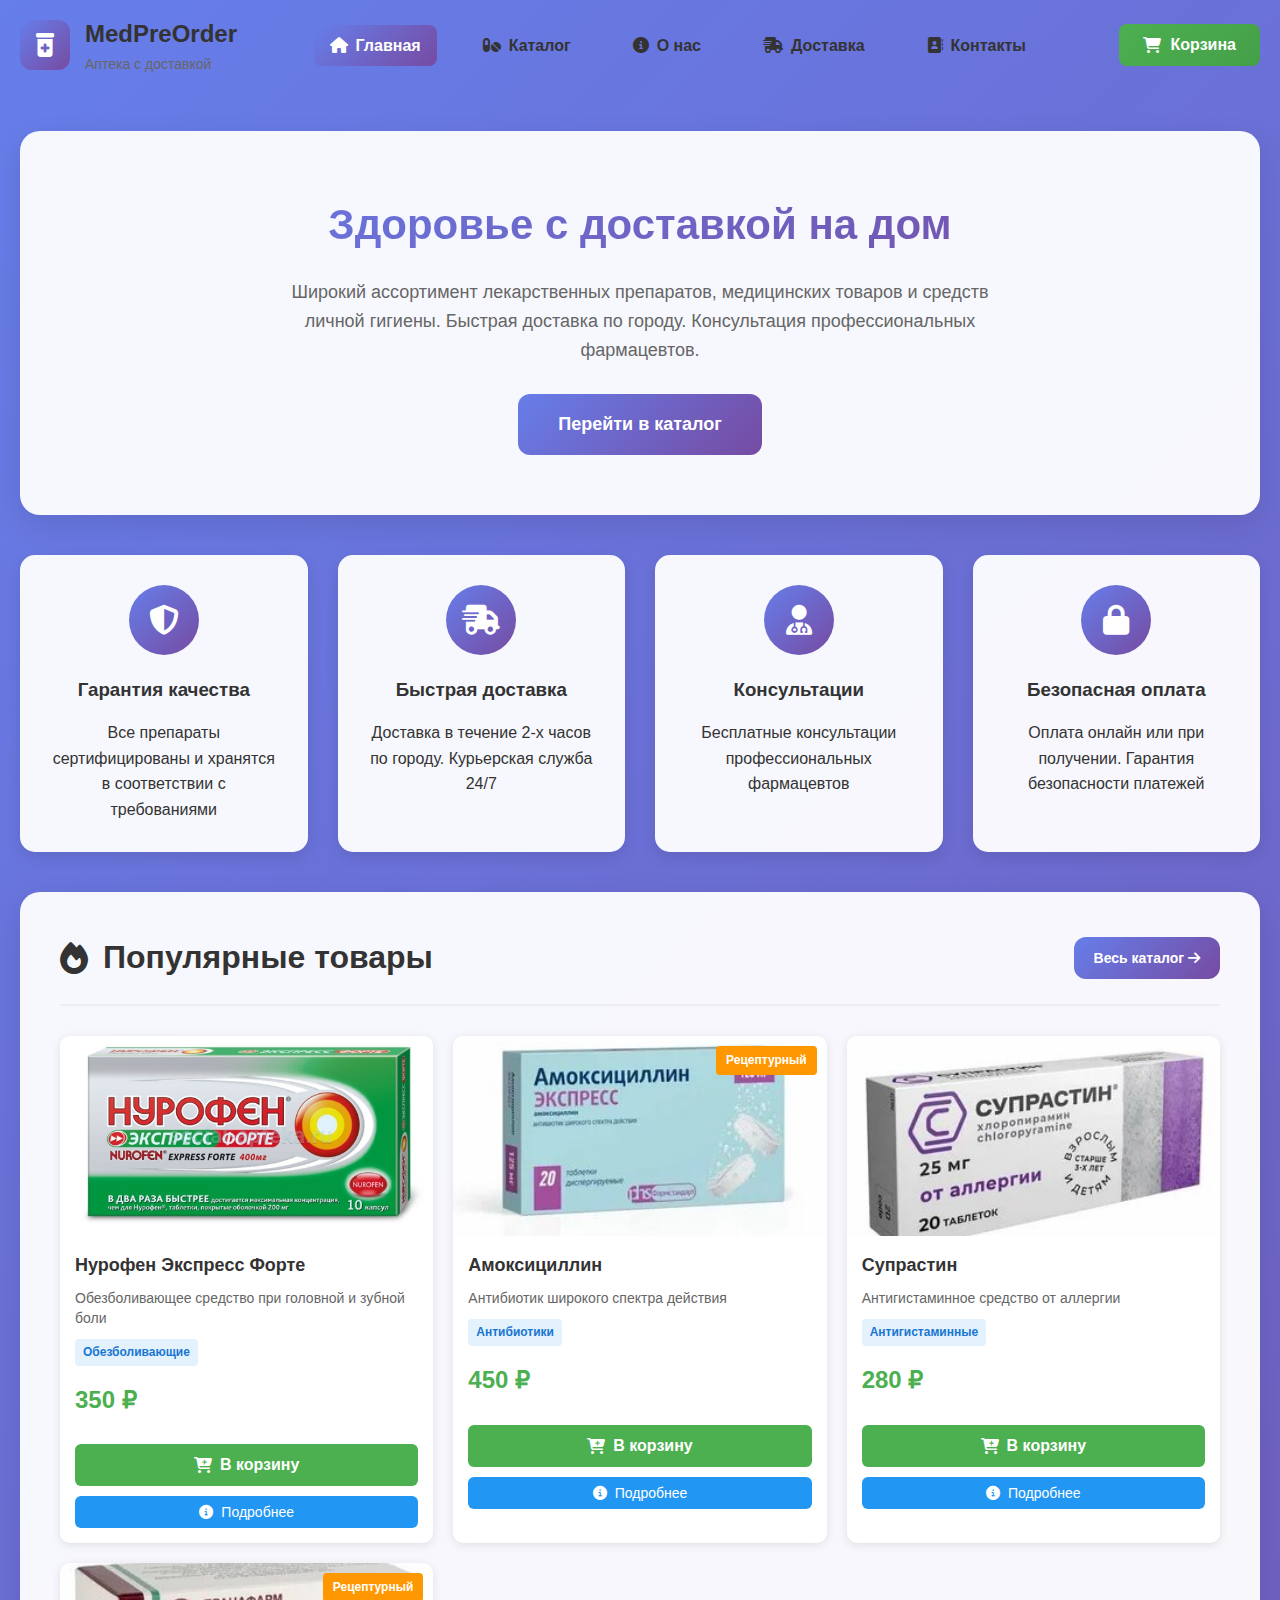
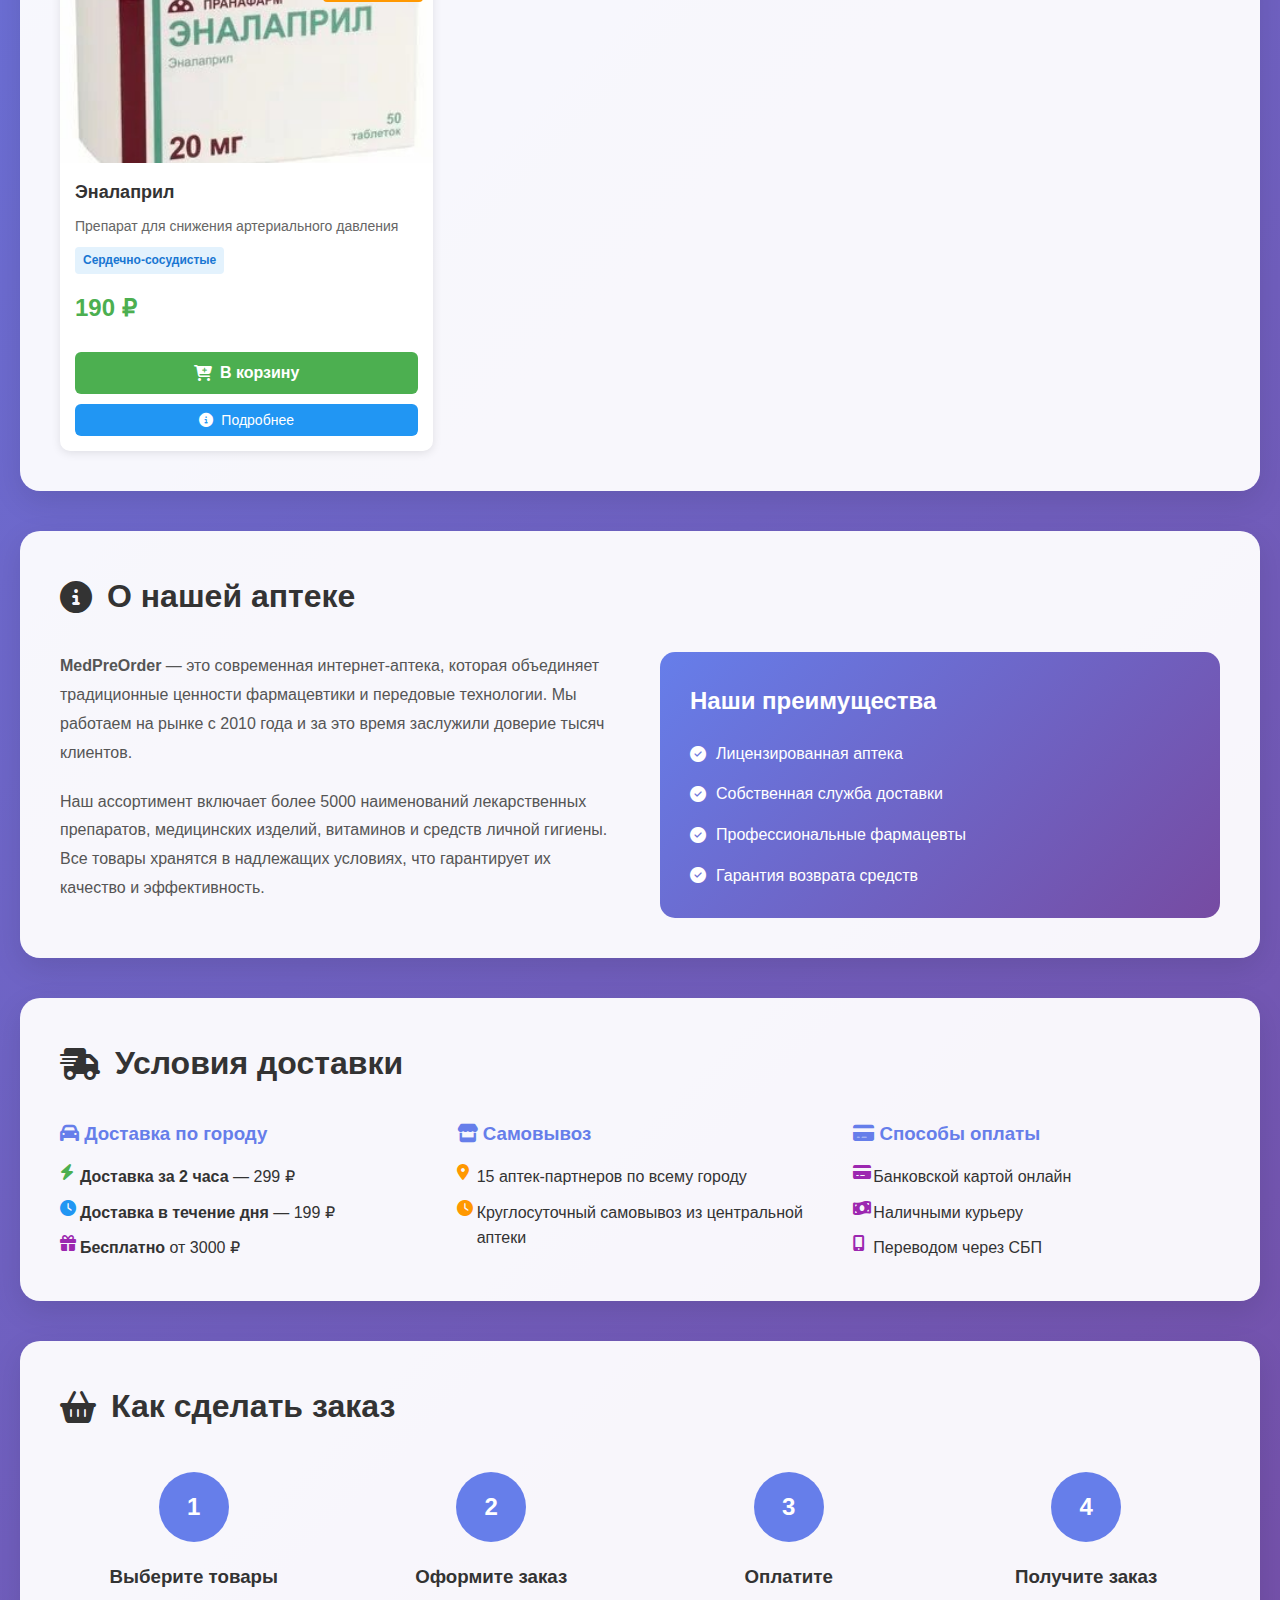
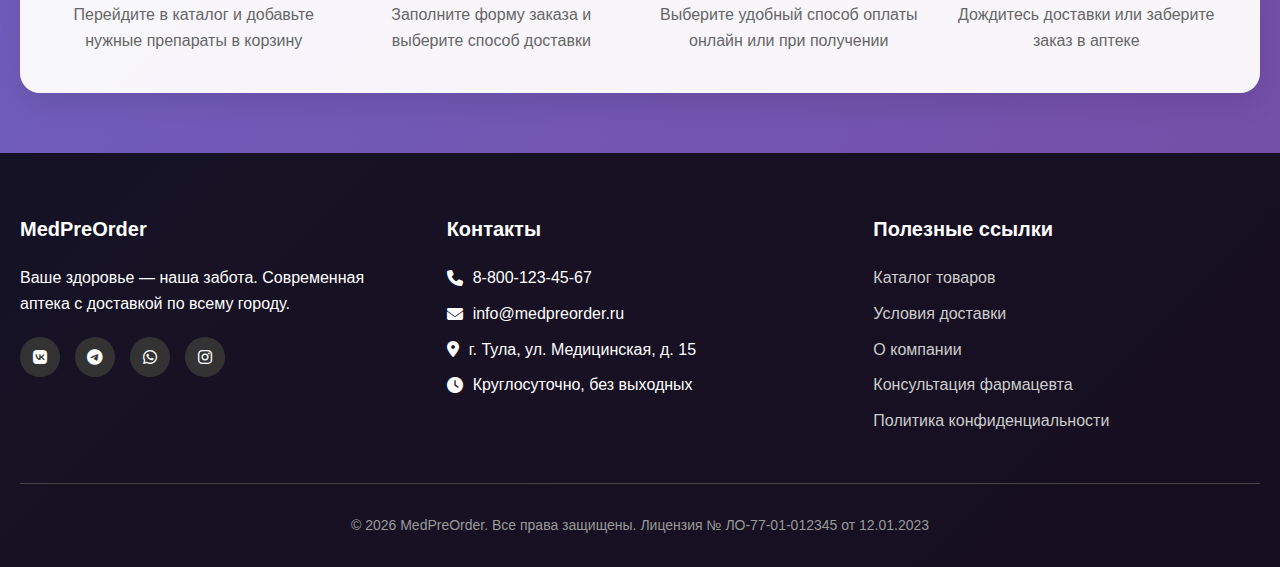
<file: index.html>
<!DOCTYPE html>
<html lang="ru">
<head>
    <meta charset="UTF-8">
    <meta name="viewport" content="width=device-width, initial-scale=1.0">
    <title>MedPreOrder - Аптека с доставкой</title>
    <link rel="stylesheet" href="https://cdnjs.cloudflare.com/ajax/libs/font-awesome/6.4.0/css/all.min.css">
    <link rel="stylesheet" href="style.css">
		<link rel="stylesheet" href="mobile.css?v=5">
	<meta name="viewport" content="width=device-width, initial-scale=1.0, maximum-scale=5.0, user-scalable=yes">
</head>
<body>
    <!-- Шапка -->
    <header>
        <div class="container">
            <div class="header-content">
                <!-- Логотип -->
                <a href="index.html" class="logo">
                    <div class="logo-icon">
                        <i class="fas fa-prescription-bottle-alt"></i>
                    </div>
                    <div class="logo-text">
                        <h1>MedPreOrder</h1>
                        <p>Аптека с доставкой</p>
                    </div>
                </a>
                
                <!-- Навигация -->
                <nav>
                    <ul>
                        <li><a href="index.html" class="active"><i class="fas fa-home"></i> Главная</a></li>
                        <li><a href="catalog.html"><i class="fas fa-pills"></i> Каталог</a></li>
                        <li><a href="#about"><i class="fas fa-info-circle"></i> О нас</a></li>
                        <li><a href="#delivery"><i class="fas fa-shipping-fast"></i> Доставка</a></li>
                        <li><a href="#contacts"><i class="fas fa-address-book"></i> Контакты</a></li>
                    </ul>
                </nav>
                
                <!-- Корзина -->
                <div class="cart-header">
                    <button class="cart-toggle" onclick="window.location.href='cart.html'">
                        <i class="fas fa-shopping-cart"></i>
                        Корзина
                        <span id="cart-count" class="cart-count">0</span>
                    </button>
                </div>
            </div>
        </div>
    </header>

    <!-- Основной контент -->
    <main class="container">
        <!-- Баннер -->
        <section class="hero">
            <h2>Здоровье с доставкой на дом</h2>
            <p>Широкий ассортимент лекарственных препаратов, медицинских товаров и средств личной гигиены. Быстрая доставка по городу. Консультация профессиональных фармацевтов.</p>
            <a href="catalog.html" class="cta-button">Перейти в каталог</a>
        </section>

        <!-- Преимущества -->
        <div class="features">
            <div class="feature-card">
                <div class="feature-icon">
                    <i class="fas fa-shield-alt"></i>
                </div>
                <h3>Гарантия качества</h3>
                <p>Все препараты сертифицированы и хранятся в соответствии с требованиями</p>
            </div>
            
            <div class="feature-card">
                <div class="feature-icon">
                    <i class="fas fa-truck-fast"></i>
                </div>
                <h3>Быстрая доставка</h3>
                <p>Доставка в течение 2-х часов по городу. Курьерская служба 24/7</p>
            </div>
            
            <div class="feature-card">
                <div class="feature-icon">
                    <i class="fas fa-user-md"></i>
                </div>
                <h3>Консультации</h3>
                <p>Бесплатные консультации профессиональных фармацевтов</p>
            </div>
            
            <div class="feature-card">
                <div class="feature-icon">
                    <i class="fas fa-lock"></i>
                </div>
                <h3>Безопасная оплата</h3>
                <p>Оплата онлайн или при получении. Гарантия безопасности платежей</p>
            </div>
        </div>

        <!-- Популярные товары (мини-каталог) -->
        <section id="popular" class="catalog-section">
            <div class="section-header">
                <h2 class="section-title">
                    <i class="fas fa-fire"></i>
                    Популярные товары
                </h2>
                <a href="catalog.html" class="cta-button" style="padding: 10px 20px; font-size: 14px;">
                    Весь каталог <i class="fas fa-arrow-right"></i>
                </a>
            </div>
            
            <div id="popular-products" class="products-grid">
                <!-- Популярные товары будут добавлены динамически -->
            </div>
        </section>

        <!-- О нас -->
        <section id="about" class="catalog-section">
            <h2 class="section-title">
                <i class="fas fa-info-circle"></i>
                О нашей аптеке
            </h2>
            <div style="display: grid; grid-template-columns: 1fr 1fr; gap: 40px; margin-top: 30px;">
                <div>
                    <p style="font-size: 16px; line-height: 1.8; color: #555;">
                        <strong>MedPreOrder</strong> — это современная интернет-аптека, которая объединяет традиционные ценности фармацевтики и передовые технологии. 
                        Мы работаем на рынке с 2010 года и за это время заслужили доверие тысяч клиентов.
                    </p>
                    <p style="font-size: 16px; line-height: 1.8; color: #555; margin-top: 20px;">
                        Наш ассортимент включает более 5000 наименований лекарственных препаратов, медицинских изделий, витаминов и средств личной гигиены. 
                        Все товары хранятся в надлежащих условиях, что гарантирует их качество и эффективность.
                    </p>
                </div>
                <div>
                    <div style="background: linear-gradient(135deg, #667eea 0%, #764ba2 100%); border-radius: 15px; padding: 30px; color: white;">
                        <h3 style="margin-bottom: 20px; font-size: 24px;">Наши преимущества</h3>
                        <ul style="list-style: none; padding: 0;">
                            <li style="margin-bottom: 15px; display: flex; align-items: center; gap: 10px;">
                                <i class="fas fa-check-circle"></i>
                                <span>Лицензированная аптека</span>
                            </li>
                            <li style="margin-bottom: 15px; display: flex; align-items: center; gap: 10px;">
                                <i class="fas fa-check-circle"></i>
                                <span>Собственная служба доставки</span>
                            </li>
                            <li style="margin-bottom: 15px; display: flex; align-items: center; gap: 10px;">
                                <i class="fas fa-check-circle"></i>
                                <span>Профессиональные фармацевты</span>
                            </li>
                            <li style="display: flex; align-items: center; gap: 10px;">
                                <i class="fas fa-check-circle"></i>
                                <span>Гарантия возврата средств</span>
                            </li>
                        </ul>
                    </div>
                </div>
            </div>
        </section>

        <!-- Доставка -->
        <section id="delivery" class="catalog-section">
            <h2 class="section-title">
                <i class="fas fa-shipping-fast"></i>
                Условия доставки
            </h2>
            <div style="display: grid; grid-template-columns: repeat(auto-fit, minmax(250px, 1fr)); gap: 30px; margin-top: 30px;">
                <div>
                    <h3 style="color: #667eea; margin-bottom: 15px;">
                        <i class="fas fa-car"></i> Доставка по городу
                    </h3>
                    <ul style="list-style: none; padding-left: 0;">
                        <li style="margin-bottom: 10px; padding-left: 20px; position: relative;">
                            <i class="fas fa-bolt" style="color: #4CAF50; position: absolute; left: 0;"></i>
                            <strong>Доставка за 2 часа</strong> — 299 ₽
                        </li>
                        <li style="margin-bottom: 10px; padding-left: 20px; position: relative;">
                            <i class="fas fa-clock" style="color: #2196F3; position: absolute; left: 0;"></i>
                            <strong>Доставка в течение дня</strong> — 199 ₽
                        </li>
                        <li style="padding-left: 20px; position: relative;">
                            <i class="fas fa-gift" style="color: #9C27B0; position: absolute; left: 0;"></i>
                            <strong>Бесплатно</strong> от 3000 ₽
                        </li>
                    </ul>
                </div>
                
                <div>
                    <h3 style="color: #667eea; margin-bottom: 15px;">
                        <i class="fas fa-store"></i> Самовывоз
                    </h3>
                    <ul style="list-style: none; padding-left: 0;">
                        <li style="margin-bottom: 10px; padding-left: 20px; position: relative;">
                            <i class="fas fa-map-marker-alt" style="color: #ff9800; position: absolute; left: 0;"></i>
                            15 аптек-партнеров по всему городу
                        </li>
                        <li style="padding-left: 20px; position: relative;">
                            <i class="fas fa-clock" style="color: #ff9800; position: absolute; left: 0;"></i>
                            Круглосуточный самовывоз из центральной аптеки
                        </li>
                    </ul>
                </div>
                
                <div>
                    <h3 style="color: #667eea; margin-bottom: 15px;">
                        <i class="fas fa-credit-card"></i> Способы оплаты
                    </h3>
                    <ul style="list-style: none; padding-left: 0;">
                        <li style="margin-bottom: 10px; padding-left: 20px; position: relative;">
                            <i class="fas fa-credit-card" style="color: #9C27B0; position: absolute; left: 0;"></i>
                            Банковской картой онлайн
                        </li>
                        <li style="margin-bottom: 10px; padding-left: 20px; position: relative;">
                            <i class="fas fa-money-bill-wave" style="color: #9C27B0; position: absolute; left: 0;"></i>
                            Наличными курьеру
                        </li>
                        <li style="padding-left: 20px; position: relative;">
                            <i class="fas fa-mobile-alt" style="color: #9C27B0; position: absolute; left: 0;"></i>
                            Переводом через СБП
                        </li>
                    </ul>
                </div>
            </div>
        </section>

        <!-- Как сделать заказ -->
        <section id="how-to-order" class="catalog-section">
            <h2 class="section-title">
                <i class="fas fa-shopping-basket"></i>
                Как сделать заказ
            </h2>
            <div style="display: grid; grid-template-columns: repeat(auto-fit, minmax(200px, 1fr)); gap: 30px; margin-top: 40px;">
                <div style="text-align: center;">
                    <div style="width: 70px; height: 70px; background: #667eea; border-radius: 50%; display: flex; align-items: center; justify-content: center; margin: 0 auto 20px; color: white; font-size: 24px; font-weight: bold;">1</div>
                    <h3 style="color: #333; margin-bottom: 10px;">Выберите товары</h3>
                    <p style="color: #666;">Перейдите в каталог и добавьте нужные препараты в корзину</p>
                </div>
                <div style="text-align: center;">
                    <div style="width: 70px; height: 70px; background: #667eea; border-radius: 50%; display: flex; align-items: center; justify-content: center; margin: 0 auto 20px; color: white; font-size: 24px; font-weight: bold;">2</div>
                    <h3 style="color: #333; margin-bottom: 10px;">Оформите заказ</h3>
                    <p style="color: #666;">Заполните форму заказа и выберите способ доставки</p>
                </div>
                <div style="text-align: center;">
                    <div style="width: 70px; height: 70px; background: #667eea; border-radius: 50%; display: flex; align-items: center; justify-content: center; margin: 0 auto 20px; color: white; font-size: 24px; font-weight: bold;">3</div>
                    <h3 style="color: #333; margin-bottom: 10px;">Оплатите</h3>
                    <p style="color: #666;">Выберите удобный способ оплаты онлайн или при получении</p>
                </div>
                <div style="text-align: center;">
                    <div style="width: 70px; height: 70px; background: #667eea; border-radius: 50%; display: flex; align-items: center; justify-content: center; margin: 0 auto 20px; color: white; font-size: 24px; font-weight: bold;">4</div>
                    <h3 style="color: #333; margin-bottom: 10px;">Получите заказ</h3>
                    <p style="color: #666;">Дождитесь доставки или заберите заказ в аптеке</p>
                </div>
            </div>
        </section>
    </main>

    <!-- Подвал -->
    <footer id="contacts">
        <div class="container">
            <div class="footer-content">
                <div class="footer-section">
                    <h3>MedPreOrder</h3>
                    <p>Ваше здоровье — наша забота. Современная аптека с доставкой по всему городу.</p>
                    <div class="social-links">
                        <a href="#"><i class="fab fa-vk"></i></a>
                        <a href="#"><i class="fab fa-telegram"></i></a>
                        <a href="#"><i class="fab fa-whatsapp"></i></a>
                        <a href="#"><i class="fab fa-instagram"></i></a>
                    </div>
                </div>
                
                <div class="footer-section">
                    <h3>Контакты</h3>
                    <ul class="contact-info">
                        <li>
                            <i class="fas fa-phone"></i>
                            <span>8-800-123-45-67</span>
                        </li>
                        <li>
                            <i class="fas fa-envelope"></i>
                            <span>info@medpreorder.ru</span>
                        </li>
                        <li>
                            <i class="fas fa-map-marker-alt"></i>
                            <span>г. Тула, ул. Медицинская, д. 15</span>
                        </li>
                        <li>
                            <i class="fas fa-clock"></i>
                            <span>Круглосуточно, без выходных</span>
                        </li>
                    </ul>
                </div>
                
                <div class="footer-section">
                    <h3>Полезные ссылки</h3>
                    <ul>
                        <li><a href="catalog.html">Каталог товаров</a></li>
                        <li><a href="#delivery">Условия доставки</a></li>
                        <li><a href="#about">О компании</a></li>
                        <li><a href="#">Консультация фармацевта</a></li>
                        <li><a href="#">Политика конфиденциальности</a></li>
                    </ul>
                </div>
            </div>
            
            <div class="copyright">
                <p>© 2026 MedPreOrder. Все права защищены. Лицензия № ЛО-77-01-012345 от 12.01.2023</p>
            </div>
        </div>
    </footer>

   <!-- Подключаем общий JS -->
    <script src="data.js"></script>
     <script src="script.js?v=2"></script>
    
    <script>
        // Плавная прокрутка
        document.querySelectorAll('a[href^="#"]').forEach(anchor => {
            anchor.addEventListener('click', function (e) {
                e.preventDefault();
                const targetId = this.getAttribute('href');
                if (targetId === '#') return;
                
                const targetElement = document.querySelector(targetId);
                if (targetElement) {
                    targetElement.scrollIntoView({
                        behavior: 'smooth'
                    });
                }
            });
        });

        // Показываем популярные товары на главной
        document.addEventListener('DOMContentLoaded', function() {
            console.log('Главная страница загружена');
            
            // НЕ вызываем initializeCart - он вызывается автоматически из script.js
            
            // Показываем 4 популярных товара на главной
            const popularProductsContainer = document.getElementById('popular-products');
            if (popularProductsContainer && window.products) {
                // Берем первые 4 товара как популярные
                const popularProducts = window.products.slice(0, 4);
                
                popularProductsContainer.innerHTML = popularProducts.map(product => {
                    const cartItem = window.cart ? window.cart.find(item => item.productId === product.id) : null;
                    const inCartCount = cartItem ? cartItem.quantity : 0;
                    
                    return `
                    <div class="product-card" data-product-id="${product.id}">
                        <div class="product-image">
                            <img src="${product.image}" alt="${product.name}">
                            ${product.prescription ? '<span class="prescription">Рецептурный</span>' : ''}
                        </div>
                        <div class="product-info">
                            <h3 class="product-name">${product.name}</h3>
                            <p class="product-description">${product.description}</p>
                            <div class="product-meta">
                                <span class="product-category">${product.category}</span>
                            </div>
                            <div class="product-price">${product.price} ₽</div>
                        </div>
                        <div class="product-actions">
                            ${inCartCount > 0 ? `
                                <div class="quantity-controls">
                                    <button class="qty-btn minus" onclick="window.updateCartItemQuantity(${product.id}, ${inCartCount - 1})">
                                        <i class="fas fa-minus"></i>
                                    </button>
                                    <span class="qty-display">${inCartCount} в корзине</span>
                                    <button class="qty-btn plus" onclick="window.updateCartItemQuantity(${product.id}, ${inCartCount + 1})">
                                        <i class="fas fa-plus"></i>
                                    </button>
                                </div>
                            ` : `
                                <button class="add-to-cart-btn" onclick="window.addToCart(${product.id}, 1)" ${!product.inStock ? 'disabled' : ''}>
                                    <i class="fas fa-cart-plus"></i>
                                    ${!product.inStock ? 'Нет в наличии' : 'В корзину'}
                                </button>
                            `}
                            <button class="view-details-btn" onclick="window.showProductDetails(${product.id})">
                                <i class="fas fa-info-circle"></i> Подробнее
                            </button>
                        </div>
                    </div>
                    `;
                }).join('');
            }
        });
    </script>
</body>
</html>
</file>
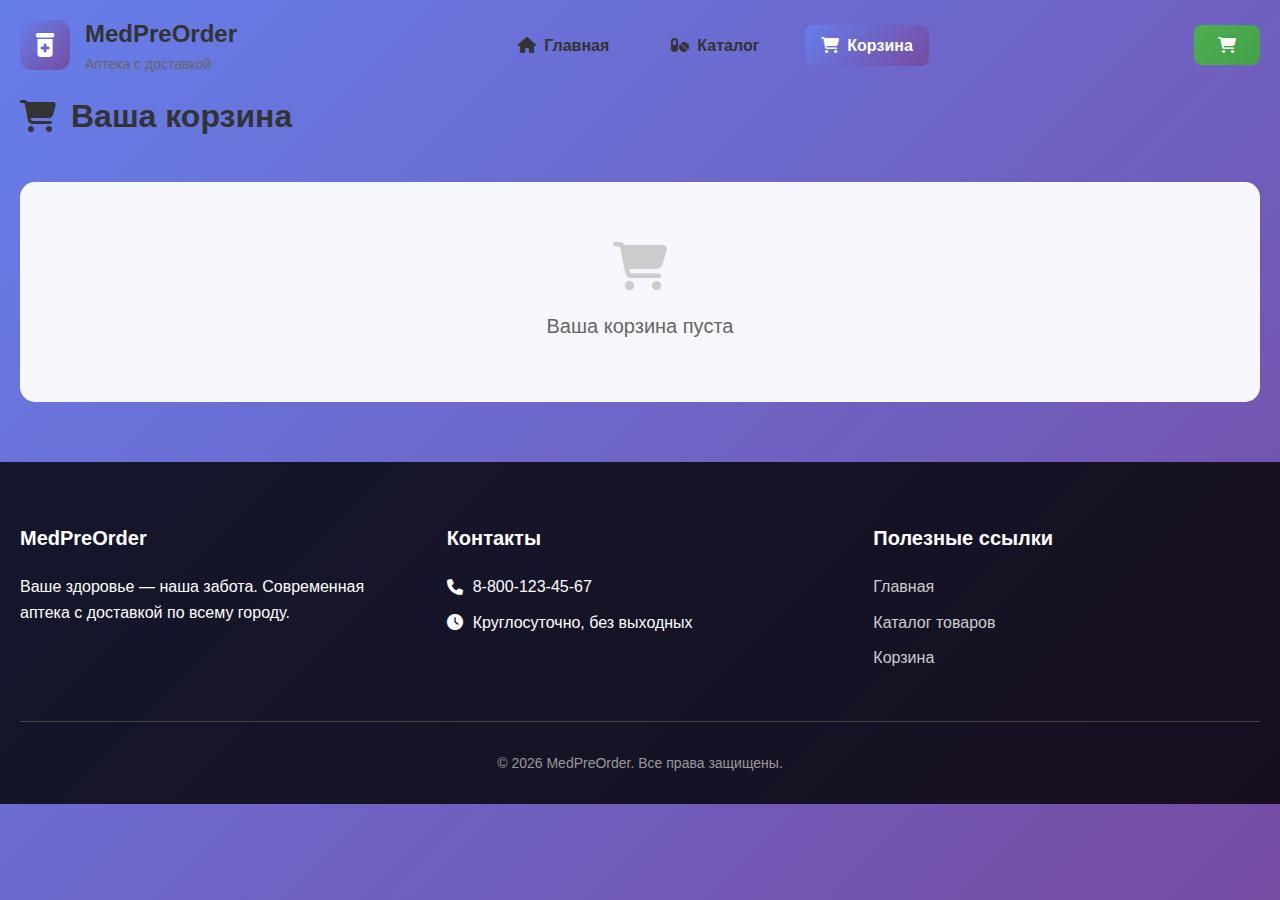
<file: cart.html>
<!DOCTYPE html>
<html lang="ru">
<head>
    <meta charset="UTF-8">
    <meta name="viewport" content="width=device-width, initial-scale=1.0">
    <title>MedPreOrder - Корзина</title>
    <link rel="stylesheet" href="https://cdnjs.cloudflare.com/ajax/libs/font-awesome/6.4.0/css/all.min.css">
    <link rel="stylesheet" href="style.css">
	<link rel="stylesheet" href="mobile.css?">
</head>
<body>
    <!-- Шапка -->
    <header>
        <div class="container">
            <div class="header-content">
                <!-- Логотип -->
                <a href="index.html" class="logo">
                    <div class="logo-icon">
                        <i class="fas fa-prescription-bottle-alt"></i>
                    </div>
                    <div class="logo-text">
                        <h1>MedPreOrder</h1>
                        <p>Аптека с доставкой</p>
                    </div>
                </a>
                
                <!-- Навигация -->
                <nav>
                    <ul>
                        <li><a href="index.html"><i class="fas fa-home"></i> Главная</a></li>
                        <li><a href="catalog.html"><i class="fas fa-pills"></i> Каталог</a></li>
                        <li><a href="cart.html" class="active"><i class="fas fa-shopping-cart"></i> Корзина</a></li>
                    </ul>
                </nav>
                
                <!-- Счетчик корзины -->
                <div class="cart-header">
                    <button class="cart-toggle" onclick="window.location.href='cart.html'">
                        <i class="fas fa-shopping-cart"></i>
                        <span id="cart-count" class="cart-count">0</span>
                    </button>
                </div>
            </div>
        </div>
    </header>

    <!-- Основной контент -->
    <main class="container">
        <h1 class="section-title">
            <i class="fas fa-shopping-cart"></i>
            Ваша корзина
        </h1>
        
        <div id="cart-container">
            <!-- Содержимое корзины будет загружено через JS -->
            <p id="empty-cart-message" class="empty-cart-message">
                <i class="fas fa-shopping-cart" style="font-size: 48px; margin-bottom: 20px; color: #ccc;"></i><br>
                Ваша корзина пуста
            </p>
            <div id="cart-items">
                <!-- Товары будут добавлены динамически -->
            </div>
        </div>

        <div id="cart-summary" class="cart-summary" style="display: none;">
            <h3>Сумма заказа</h3>
            <div style="margin: 20px 0;">
                <p style="font-size: 18px; color: #666;">
                    Товаров: <span id="items-count">0</span> шт.
                </p>
                <p class="total-price">
                    Итого: <span id="cart-total">0</span> ₽
                </p>
            </div>
            
            <div class="summary-buttons">
                <button id="clear-cart-btn" class="btn-danger">
                    <i class="fas fa-trash"></i>
                    Очистить корзину
                </button>
                <button id="checkout-btn" class="btn-primary">
                    <i class="fas fa-check"></i>
                    Оформить заказ
                </button>
            </div>
        </div>
    </main>

    <!-- Подвал -->
    <footer>
        <div class="container">
            <div class="footer-content">
                <div class="footer-section">
                    <h3>MedPreOrder</h3>
                    <p>Ваше здоровье — наша забота. Современная аптека с доставкой по всему городу.</p>
                </div>
                
                <div class="footer-section">
                    <h3>Контакты</h3>
                    <ul class="contact-info">
                        <li>
                            <i class="fas fa-phone"></i>
                            <span>8-800-123-45-67</span>
                        </li>
                        <li>
                            <i class="fas fa-clock"></i>
                            <span>Круглосуточно, без выходных</span>
                        </li>
                    </ul>
                </div>
                
                <div class="footer-section">
                    <h3>Полезные ссылки</h3>
                    <ul>
                        <li><a href="index.html">Главная</a></li>
                        <li><a href="catalog.html">Каталог товаров</a></li>
                        <li><a href="cart.html">Корзина</a></li>
                    </ul>
                </div>
            </div>
            
            <div class="copyright">
                <p>© 2026 MedPreOrder. Все права защищены.</p>
            </div>
        </div>
    </footer>

    <!-- Подключаем общий JS -->
    <script src="data.js"></script>
    <script src="script.js"></script>
</body>
</html>
</file>
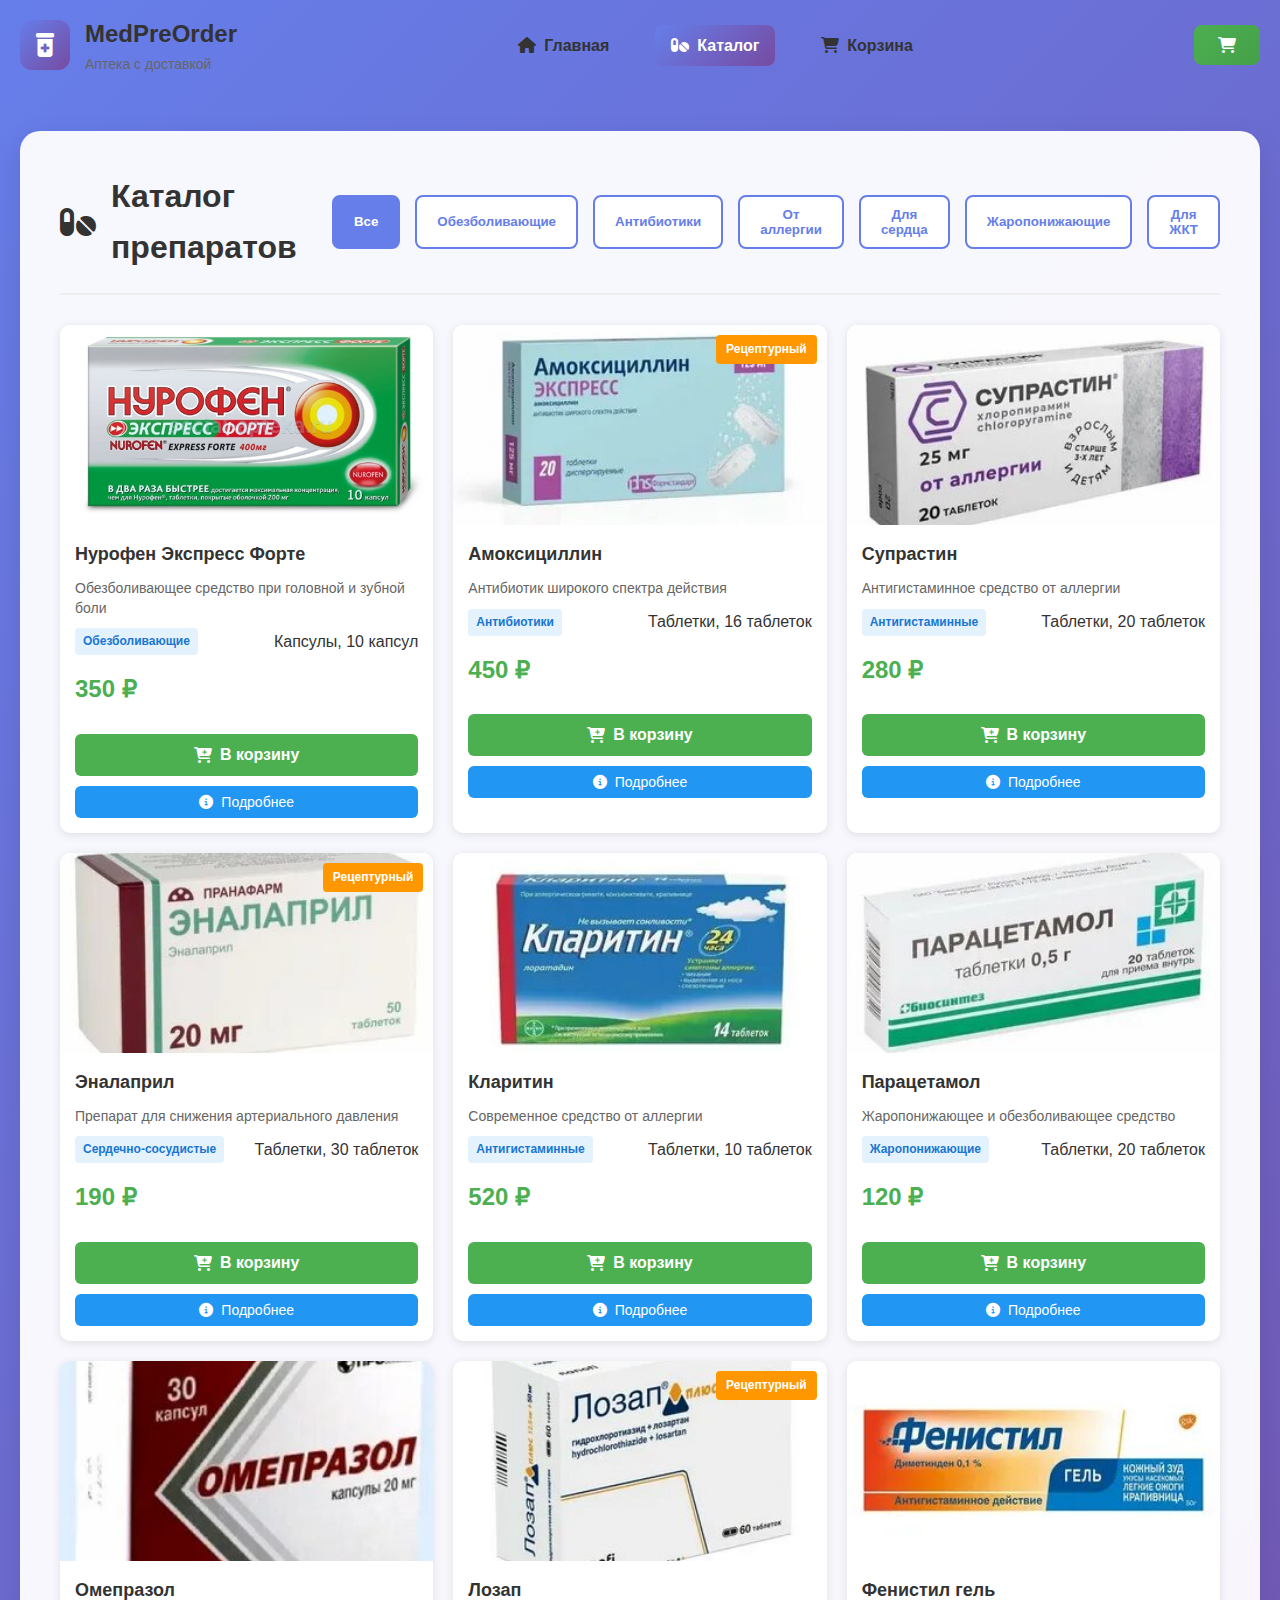
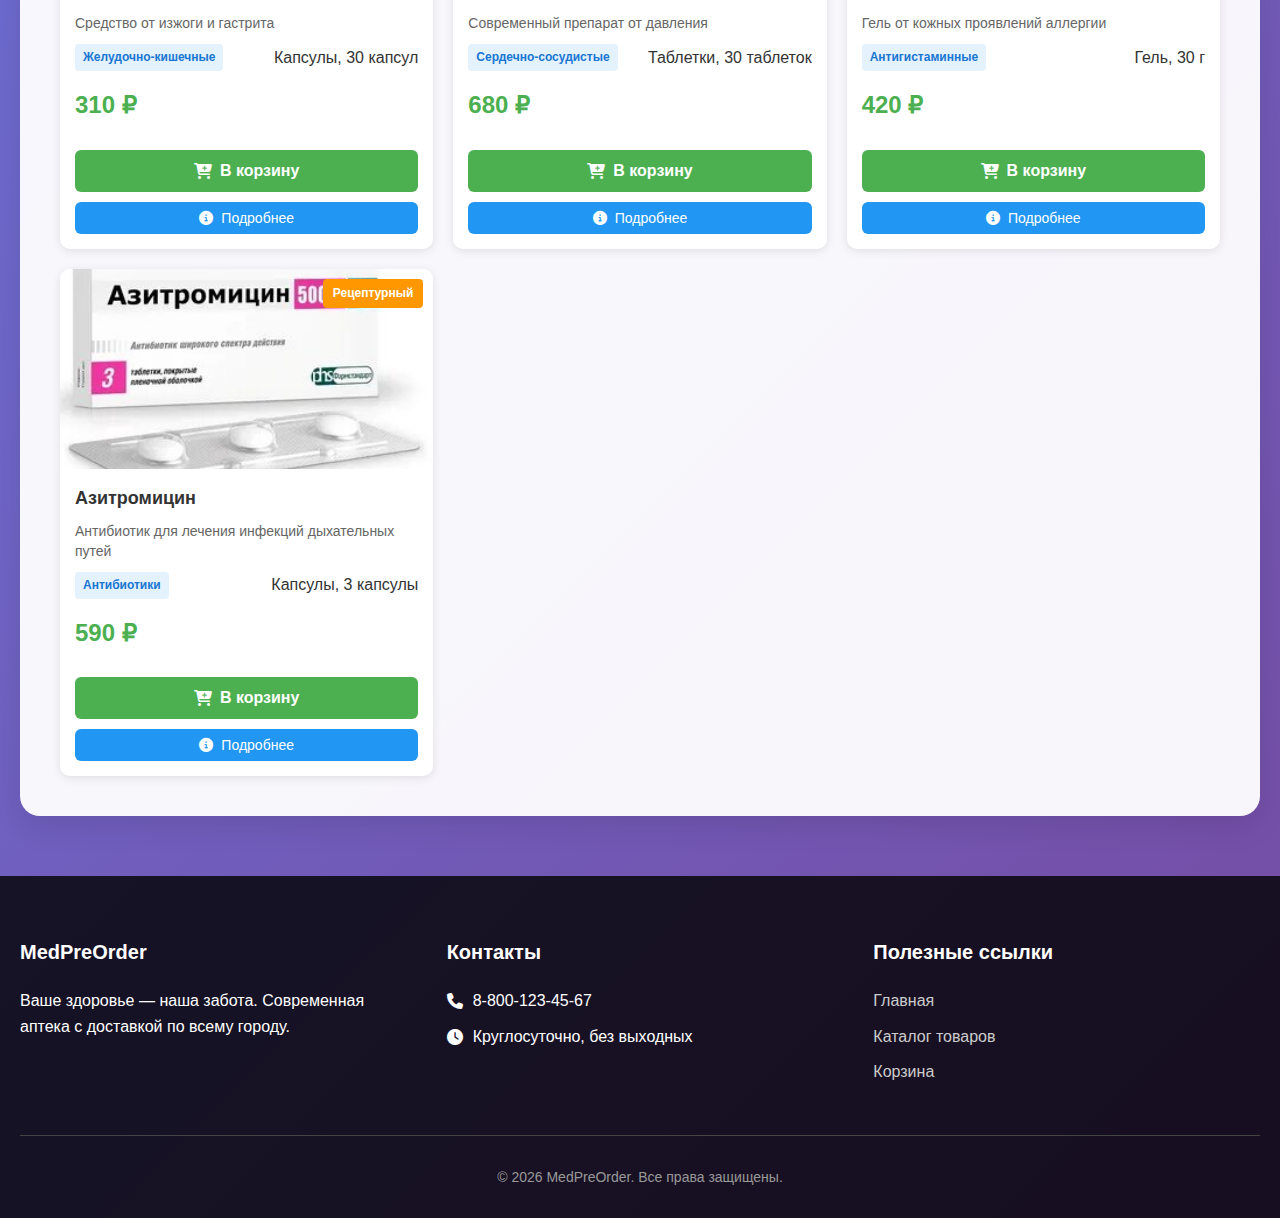
<file: catalog.html>
<!DOCTYPE html>
<html lang="ru">
<head>
    <meta charset="UTF-8">
    <meta name="viewport" content="width=device-width, initial-scale=1.0">
    <title>MedPreOrder - Каталог препаратов</title>
    <link rel="stylesheet" href="https://cdnjs.cloudflare.com/ajax/libs/font-awesome/6.4.0/css/all.min.css">
    <link rel="stylesheet" href="style.css">
	<link rel="stylesheet" href="mobile.css?">
</head>
<body>
    <!-- Шапка -->
    <header>
        <div class="container">
            <div class="header-content">
                <!-- Логотип -->
                <a href="index.html" class="logo">
                    <div class="logo-icon">
                        <i class="fas fa-prescription-bottle-alt"></i>
                    </div>
                    <div class="logo-text">
                        <h1>MedPreOrder</h1>
                        <p>Аптека с доставкой</p>
                    </div>
                </a>
                
                <!-- Навигация -->
                <nav>
                    <ul>
                        <li><a href="index.html"><i class="fas fa-home"></i> Главная</a></li>
                        <li><a href="catalog.html" class="active"><i class="fas fa-pills"></i> Каталог</a></li>
                        <li><a href="cart.html"><i class="fas fa-shopping-cart"></i> Корзина</a></li>
                    </ul>
                </nav>
                
                <!-- Счетчик корзины -->
                <div class="cart-header">
                    <button class="cart-toggle" onclick="window.location.href='cart.html'">
                        <i class="fas fa-shopping-cart"></i>
                        <span id="cart-count" class="cart-count">0</span>
                    </button>
                </div>
            </div>
        </div>
    </header>

    <!-- Основной контент -->
    <main class="container">
        <section class="catalog-section">
            <div class="section-header">
                <h2 class="section-title">
                    <i class="fas fa-pills"></i>
                    Каталог препаратов
                </h2>
                
                <div class="filters">
                    <button class="filter-btn active" onclick="window.filterProducts('all')">Все</button>
                    <button class="filter-btn" onclick="window.filterProducts('Обезболивающие')">Обезболивающие</button>
                    <button class="filter-btn" onclick="window.filterProducts('Антибиотики')">Антибиотики</button>
                    <button class="filter-btn" onclick="window.filterProducts('Антигистаминные')">От аллергии</button>
                    <button class="filter-btn" onclick="window.filterProducts('Сердечно-сосудистые')">Для сердца</button>
                    <button class="filter-btn" onclick="window.filterProducts('Жаропонижающие')">Жаропонижающие</button>
                    <button class="filter-btn" onclick="window.filterProducts('Желудочно-кишечные')">Для ЖКТ</button>
                </div>
            </div>
            
            <!-- Сетка товаров -->
            <div id="products-grid" class="products-grid">
                <!-- Товары будут добавлены динамически -->
            </div>
        </section>
    </main>

    <!-- Подвал -->
    <footer>
        <div class="container">
            <div class="footer-content">
                <div class="footer-section">
                    <h3>MedPreOrder</h3>
                    <p>Ваше здоровье — наша забота. Современная аптека с доставкой по всему городу.</p>
                </div>
                
                <div class="footer-section">
                    <h3>Контакты</h3>
                    <ul class="contact-info">
                        <li>
                            <i class="fas fa-phone"></i>
                            <span>8-800-123-45-67</span>
                        </li>
                        <li>
                            <i class="fas fa-clock"></i>
                            <span>Круглосуточно, без выходных</span>
                        </li>
                    </ul>
                </div>
                
                <div class="footer-section">
                    <h3>Полезные ссылки</h3>
                    <ul>
                        <li><a href="index.html">Главная</a></li>
                        <li><a href="catalog.html">Каталог товаров</a></li>
                        <li><a href="cart.html">Корзина</a></li>
                    </ul>
                </div>
            </div>
            
            <div class="copyright">
                <p>© 2026 MedPreOrder. Все права защищены.</p>
            </div>
        </div>
    </footer>

    <!-- Подключаем общий JS -->
  <script src="data.js"></script>
    <script src="script.js"></script>
    
    <script>
        // Инициализация каталога при загрузке страницы
        document.addEventListener('DOMContentLoaded', function() {
            console.log('Страница каталога загружена');
            // Ничего не вызываем здесь - всё делает initializePage() в script.js
        });
    </script>
</body>
</html>
</file>
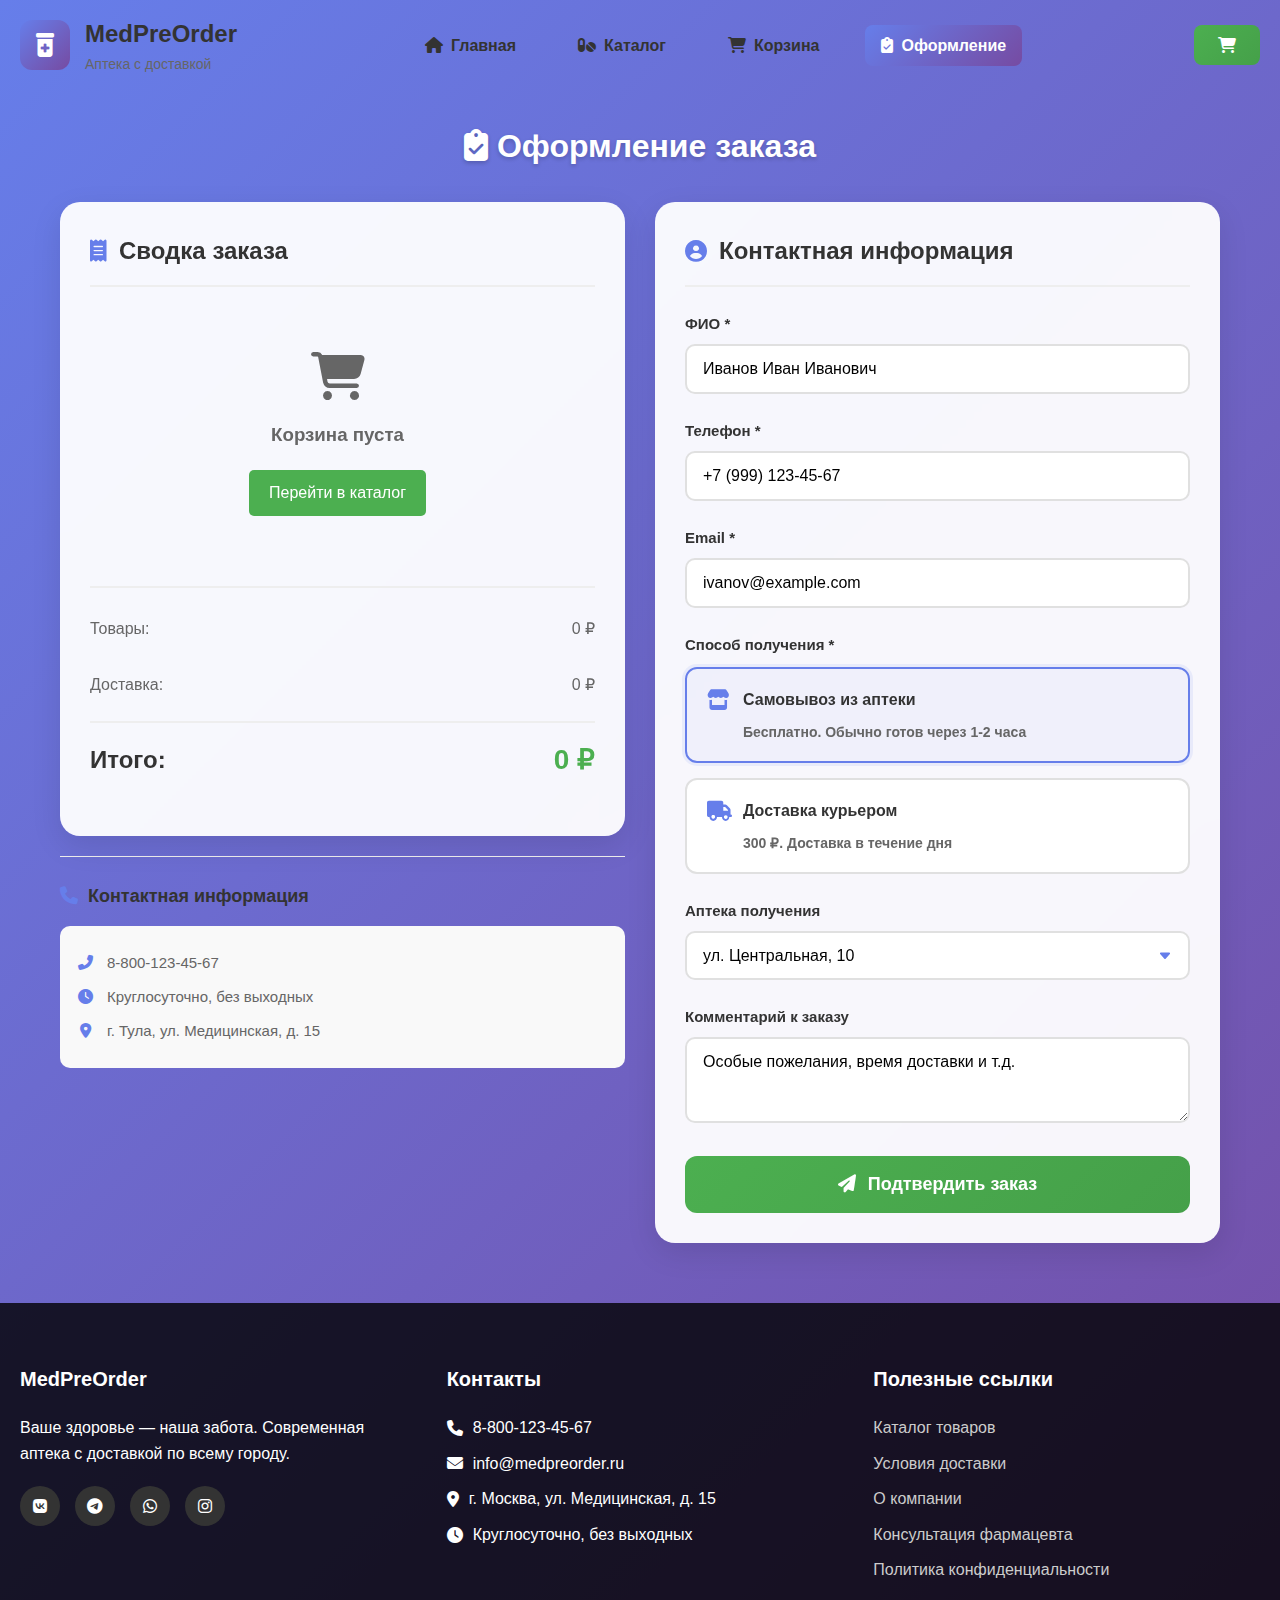
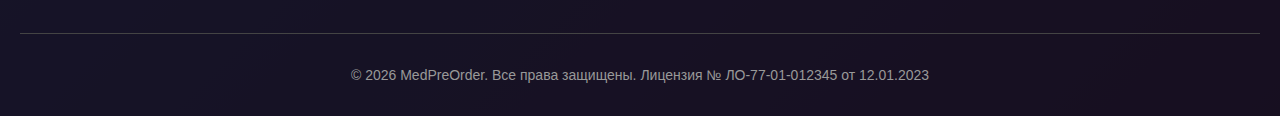
<file: order.html>
<!DOCTYPE html>
<html lang="ru">
<head>
    <meta charset="UTF-8">
    <meta name="viewport" content="width=device-width, initial-scale=1.0">
    <title>Оформление заказа - MedPreOrder</title>
    <link rel="stylesheet" href="https://cdnjs.cloudflare.com/ajax/libs/font-awesome/6.4.0/css/all.min.css">
    <link rel="stylesheet" href="style.css">
	<link rel="stylesheet" href="mobile.css?">
</head>
<body>
    <!-- Шапка -->
    <header>
        <div class="container">
            <div class="header-content">
                <!-- Логотип -->
                <a href="index.html" class="logo">
                    <div class="logo-icon">
                        <i class="fas fa-prescription-bottle-alt"></i>
                    </div>
                    <div class="logo-text">
                        <h1>MedPreOrder</h1>
                        <p>Аптека с доставкой</p>
                    </div>
                </a>
                
                <!-- Навигация -->
                <nav>
                    <ul>
                        <li><a href="index.html"><i class="fas fa-home"></i> Главная</a></li>
                        <li><a href="catalog.html"><i class="fas fa-pills"></i> Каталог</a></li>
                        <li><a href="cart.html"><i class="fas fa-shopping-cart"></i> Корзина</a></li>
                        <li><a href="order.html" class="active"><i class="fas fa-clipboard-check"></i> Оформление</a></li>
                    </ul>
                </nav>
                
                <!-- Корзина -->
                <div class="cart-header">
                    <button class="cart-toggle" onclick="window.location.href='cart.html'">
                        <i class="fas fa-shopping-cart"></i>
                        <span id="cart-count" class="cart-count">0</span>
                    </button>
                </div>
            </div>
        </div>
    </header>

    <!-- Основной контент -->
    <main class="container">
        <div class="order-page">
            <h1 class="page-title">
                <i class="fas fa-clipboard-check"></i>
                Оформление заказа
            </h1>
            
            <div class="order-layout">
                <!-- Левая колонка - сводка заказа -->
                <div class="order-summary-column">
                    <div class="order-summary-card">
                        <h2><i class="fas fa-receipt"></i> Сводка заказа</h2>
                        
                        <div id="orderItems" class="order-items-list">
                            <!-- Товары будут добавлены через JS -->
                        </div>
                        
                        <div class="order-totals">
                            <div class="total-row">
                                <span>Товары:</span>
                                <span id="itemsTotal">0 ₽</span>
                            </div>
                            <div class="total-row">
                                <span>Доставка:</span>
                                <span id="deliveryCost">0 ₽</span>
                            </div>
                            <div class="total-row grand-total">
                                <span>Итого:</span>
                                <span id="totalAmount">0 ₽</span>
                            </div>
                        </div>
                    </div>
                    
                    <div class="order-contacts" style="margin-top: 20px;">
                        <h3><i class="fas fa-phone"></i> Контактная информация</h3>
                        <div class="contact-details">
                            <p><i class="fas fa-phone-alt"></i> 8-800-123-45-67</p>
                            <p><i class="fas fa-clock"></i> Круглосуточно, без выходных</p>
                            <p><i class="fas fa-map-marker-alt"></i> г. Тула, ул. Медицинская, д. 15</p>
                        </div>
                    </div>
                </div>
                
                <!-- Правая колонка - форма -->
                <div class="order-form-column">
                    <div class="order-form-card">
                        <h2><i class="fas fa-user-circle"></i> Контактная информация</h2>
                        
                        <form id="orderForm">
                            <div class="form-group">
                                <label for="fullName">ФИО *</label>
                                <input type="text" id="fullName" required placeholder="Иванов Иван Иванович" value="Иванов Иван Иванович">
                            </div>
                            
                            <div class="form-group">
                                <label for="phone">Телефон *</label>
                                <input type="tel" id="phone" required placeholder="+7 (999) 123-45-67" value="+7 (999) 123-45-67">
                            </div>
                            
                            <div class="form-group">
                                <label for="email">Email *</label>
                                <input type="email" id="email" required placeholder="ivanov@example.com" value="ivanov@example.com">
                            </div>
                            
                            <div class="form-group">
                                <label>Способ получения *</label>
                                <div class="delivery-options">
                                    <div class="delivery-option">
                                        <input type="radio" id="pickup" name="deliveryMethod" value="pickup" checked>
                                        <label for="pickup">
                                            <div class="option-header">
                                                <i class="fas fa-store"></i>
                                                <div class="option-title">Самовывоз из аптеки</div>
                                            </div>
                                            <div class="option-description">Бесплатно. Обычно готов через 1-2 часа</div>
                                        </label>
                                    </div>
                                    
                                    <div class="delivery-option">
                                        <input type="radio" id="delivery" name="deliveryMethod" value="delivery">
                                        <label for="delivery">
                                            <div class="option-header">
                                                <i class="fas fa-truck"></i>
                                                <div class="option-title">Доставка курьером</div>
                                            </div>
                                            <div class="option-description">300 ₽. Доставка в течение дня</div>
                                        </label>
                                    </div>
                                </div>
                            </div>
                            
                            <div class="form-group" id="pharmacyGroup">
                                <label for="pharmacy">Аптека получения</label>
                                <select id="pharmacy">
                                    <option value="ул. Центральная, 10">ул. Центральная, 10</option>
                                    <option value="ул. Лесная, 25">ул. Лесная, 25</option>
                                    <option value="пр. Мира, 15">пр. Мира, 15</option>
                                </select>
                            </div>
                            
                            <div class="form-group">
                                <label for="comment">Комментарий к заказу</label>
                                <textarea id="comment" rows="3" placeholder="Особые пожелания, время доставки и т.д.">Особые пожелания, время доставки и т.д.</textarea>
                            </div>
                            
                            <button type="submit" class="submit-order-btn">
                                <i class="fas fa-paper-plane"></i>
                                Подтвердить заказ
                            </button>
                        </form>
                    </div>
                </div>
            </div>
        </div>
    </main>

    <!-- Подвал -->
    <footer>
        <div class="container">
            <div class="footer-content">
                <div class="footer-section">
                    <h3>MedPreOrder</h3>
                    <p>Ваше здоровье — наша забота. Современная аптека с доставкой по всему городу.</p>
                    <div class="social-links">
                        <a href="#"><i class="fab fa-vk"></i></a>
                        <a href="#"><i class="fab fa-telegram"></i></a>
                        <a href="#"><i class="fab fa-whatsapp"></i></a>
                        <a href="#"><i class="fab fa-instagram"></i></a>
                    </div>
                </div>
                
                <div class="footer-section">
                    <h3>Контакты</h3>
                    <ul class="contact-info">
                        <li>
                            <i class="fas fa-phone"></i>
                            <span>8-800-123-45-67</span>
                        </li>
                        <li>
                            <i class="fas fa-envelope"></i>
                            <span>info@medpreorder.ru</span>
                        </li>
                        <li>
                            <i class="fas fa-map-marker-alt"></i>
                            <span>г. Москва, ул. Медицинская, д. 15</span>
                        </li>
                        <li>
                            <i class="fas fa-clock"></i>
                            <span>Круглосуточно, без выходных</span>
                        </li>
                    </ul>
                </div>
                
                <div class="footer-section">
                    <h3>Полезные ссылки</h3>
                    <ul>
                        <li><a href="catalog.html">Каталог товаров</a></li>
                        <li><a href="index.html#delivery">Условия доставки</a></li>
                        <li><a href="index.html#about">О компании</a></li>
                        <li><a href="#">Консультация фармацевта</a></li>
                        <li><a href="#">Политика конфиденциальности</a></li>
                    </ul>
                </div>
            </div>
            
            <div class="copyright">
                <p>© 2026 MedPreOrder. Все права защищены. Лицензия № ЛО-77-01-012345 от 12.01.2023</p>
            </div>
        </div>
    </footer>

    <!-- Подключаем общий JS -->
    <script src="data.js"></script>
    <script src="script.js"></script>
</body>
</html>
</file>
<file: style.css>
/* ==================== ОСНОВНЫЕ СТИЛИ ==================== */
* {
    margin: 0;
    padding: 0;
    box-sizing: border-box;
}

body {
    font-family: 'Segoe UI', Tahoma, Geneva, Verdana, sans-serif;
    line-height: 1.6;
    color: #333;
    background: linear-gradient(135deg, #667eea 0%, #764ba2 100%);
    min-height: 100vh;
}

.container {
    max-width: 1400px;
    margin: 0 auto;
    padding: 0 20px;
}

/* ==================== ШАПКА ==================== */
.site-header {
    background: rgba(255, 255, 255, 0.95);
    backdrop-filter: blur(10px);
    box-shadow: 0 2px 20px rgba(0,0,0,0.1);
    position: sticky;
    top: 0;
    z-index: 1000;
}

.header-content {
    display: flex;
    justify-content: space-between;
    align-items: center;
    padding: 15px 0;
}

/* Логотип */
.logo {
    display: flex;
    align-items: center;
    gap: 15px;
    text-decoration: none;
    color: #333;
}

.logo-icon {
    background: linear-gradient(135deg, #667eea 0%, #764ba2 100%);
    width: 50px;
    height: 50px;
    border-radius: 12px;
    display: flex;
    align-items: center;
    justify-content: center;
    color: white;
    font-size: 24px;
}

.logo-text h1 {
    font-size: 24px;
    font-weight: bold;
    margin: 0;
}

.logo-text p {
    font-size: 14px;
    color: #666;
    margin: 0;
}

/* Навигация */
nav ul {
    display: flex;
    list-style: none;
    gap: 30px;
}

nav a {
    text-decoration: none;
    color: #333;
    font-weight: 600;
    font-size: 16px;
    padding: 8px 16px;
    border-radius: 8px;
    transition: all 0.3s;
    display: flex;
    align-items: center;
    gap: 8px;
}

nav a:hover,
nav a.active {
    background: linear-gradient(135deg, #667eea 0%, #764ba2 100%);
    color: white;
}

/* Корзина в шапке */
.cart-header {
    position: relative;
}

.cart-toggle {
    background: linear-gradient(135deg, #4CAF50 0%, #45a049 100%);
    color: white;
    border: none;
    padding: 12px 24px;
    border-radius: 8px;
    font-size: 16px;
    font-weight: 600;
    cursor: pointer;
    display: flex;
    align-items: center;
    gap: 10px;
    transition: transform 0.3s;
}

.cart-toggle:hover {
    transform: translateY(-2px);
    box-shadow: 0 4px 15px rgba(76, 175, 80, 0.3);
}

.cart-count {
    background: white;
    color: #4CAF50;
    border-radius: 50%;
    width: 24px;
    height: 24px;
    font-size: 14px;
    display: inline-flex;
    align-items: center;
    justify-content: center;
    font-weight: bold;
}

/* ==================== СТИЛИ ДЛЯ ГЛАВНОЙ ==================== */

/* Баннер */
.hero {
    background: rgba(255, 255, 255, 0.95);
    border-radius: 20px;
    padding: 60px 40px;
    margin: 40px 0;
    text-align: center;
    box-shadow: 0 10px 30px rgba(0,0,0,0.1);
}

.hero h2 {
    font-size: 42px;
    margin-bottom: 20px;
    background: linear-gradient(135deg, #667eea 0%, #764ba2 100%);
    -webkit-background-clip: text;
    -webkit-text-fill-color: transparent;
}

.hero p {
    font-size: 18px;
    color: #666;
    max-width: 700px;
    margin: 0 auto 30px;
}

.cta-button {
    display: inline-block;
    background: linear-gradient(135deg, #667eea 0%, #764ba2 100%);
    color: white;
    padding: 16px 40px;
    border-radius: 12px;
    text-decoration: none;
    font-size: 18px;
    font-weight: 600;
    transition: transform 0.3s, box-shadow 0.3s;
}

.cta-button:hover {
    transform: translateY(-3px);
    box-shadow: 0 10px 25px rgba(102, 126, 234, 0.4);
}

/* Преимущества */
.features {
    display: grid;
    grid-template-columns: repeat(auto-fit, minmax(250px, 1fr));
    gap: 30px;
    margin: 40px 0;
}

.feature-card {
    background: rgba(255, 255, 255, 0.95);
    padding: 30px;
    border-radius: 15px;
    text-align: center;
    box-shadow: 0 5px 15px rgba(0,0,0,0.1);
    transition: transform 0.3s;
}

.feature-card:hover {
    transform: translateY(-5px);
}

.feature-icon {
    width: 70px;
    height: 70px;
    background: linear-gradient(135deg, #667eea 0%, #764ba2 100%);
    border-radius: 50%;
    display: flex;
    align-items: center;
    justify-content: center;
    margin: 0 auto 20px;
    color: white;
    font-size: 30px;
}

.feature-card h3 {
    margin-bottom: 15px;
    color: #333;
}

/* ==================== СТИЛИ ДЛЯ КАТАЛОГА ==================== */

.catalog-section {
    background: rgba(255, 255, 255, 0.95);
    border-radius: 20px;
    padding: 40px;
    margin: 40px 0;
    box-shadow: 0 10px 30px rgba(0,0,0,0.1);
}

.section-header {
    display: flex;
    justify-content: space-between;
    align-items: center;
    margin-bottom: 30px;
    padding-bottom: 20px;
    border-bottom: 2px solid #eee;
}

.section-title {
    font-size: 32px;
    color: #333;
    display: flex;
    align-items: center;
    gap: 15px;
}

.filters {
    display: flex;
    gap: 15px;
}

.filter-btn {
    padding: 10px 20px;
    border: 2px solid #667eea;
    background: white;
    color: #667eea;
    border-radius: 8px;
    cursor: pointer;
    font-weight: 600;
    transition: all 0.3s;
}

.filter-btn:hover,
.filter-btn.active {
    background: #667eea;
    color: white;
}

/* Сетка товаров */
.products-grid {
    display: grid;
    grid-template-columns: repeat(auto-fill, minmax(280px, 1fr));
    gap: 20px;
    margin-top: 20px;
}

.product-card {
    background: white;
    border-radius: 10px;
    overflow: hidden;
    box-shadow: 0 2px 10px rgba(0,0,0,0.1);
    transition: transform 0.3s, box-shadow 0.3s;
}

.product-card:hover {
    transform: translateY(-5px);
    box-shadow: 0 5px 20px rgba(0,0,0,0.15);
}

.product-image {
    position: relative;
    height: 200px;
    overflow: hidden;
}

.product-image img {
    width: 100%;
    height: 100%;
    object-fit: cover;
}

.out-of-stock, .prescription {
    position: absolute;
    top: 10px;
    padding: 5px 10px;
    border-radius: 4px;
    font-size: 12px;
    font-weight: bold;
    color: white;
}

.out-of-stock {
    left: 10px;
    background: #f44336;
}

.prescription {
    right: 10px;
    background: #ff9800;
}

.product-info {
    padding: 15px;
}

.product-name {
    font-size: 18px;
    margin: 0 0 10px 0;
    color: #333;
}

.product-description {
    font-size: 14px;
    color: #666;
    margin: 0 0 10px 0;
    line-height: 1.4;
}

.product-meta {
    display: flex;
    justify-content: space-between;
    align-items: center;
    margin-bottom: 15px;
}

.product-category {
    background: #e3f2fd;
    color: #1976d2;
    padding: 4px 8px;
    border-radius: 4px;
    font-size: 12px;
    font-weight: bold;
}

.product-price {
    font-size: 24px;
    font-weight: bold;
    color: #4CAF50;
    margin: 10px 0;
}

.product-actions {
    padding: 0 15px 15px 15px;
}

.add-to-cart-btn {
    width: 100%;
    padding: 12px;
    background: #4CAF50;
    color: white;
    border: none;
    border-radius: 6px;
    font-size: 16px;
    font-weight: bold;
    cursor: pointer;
    transition: background 0.3s;
    display: flex;
    align-items: center;
    justify-content: center;
    gap: 8px;
}

.add-to-cart-btn:hover {
    background: #45a049;
}

.add-to-cart-btn:disabled {
    background: #cccccc;
    cursor: not-allowed;
}

.quantity-controls {
    display: flex;
    align-items: center;
    justify-content: space-between;
    background: #f5f5f5;
    border-radius: 6px;
    padding: 8px;
}

.qty-btn {
    width: 36px;
    height: 36px;
    border: none;
    background: white;
    border-radius: 4px;
    cursor: pointer;
    display: flex;
    align-items: center;
    justify-content: center;
    font-size: 14px;
    transition: background 0.3s;
}

.qty-btn:hover {
    background: #e0e0e0;
}

.qty-display {
    font-weight: bold;
    color: #333;
}

/* ==================== СТИЛИ ДЛЯ КОРЗИНЫ ==================== */
.cart-item {
    display: grid;
    grid-template-columns: auto 1fr auto auto;
    gap: 15px;
    padding: 15px;
    border-bottom: 1px solid #eee;
    align-items: center;
}

.cart-item-image img {
    width: 80px;
    height: 80px;
    object-fit: cover;
    border-radius: 8px;
}

.cart-item-info {
    min-width: 200px;
}

.cart-item-name {
    font-weight: bold;
    margin: 0 0 5px 0;
    color: #333;
}

.cart-item-description {
    font-size: 14px;
    color: #666;
    margin: 0 0 5px 0;
}

.cart-item-meta {
    display: flex;
    gap: 5px;
    flex-wrap: wrap;
}

.cart-item-category, .prescription-badge {
    display: inline-block;
    font-size: 12px;
    padding: 2px 6px;
    border-radius: 4px;
    margin-right: 5px;
}

.cart-item-category {
    background: #e3f2fd;
    color: #1976d2;
}

.prescription-badge {
    background: #fff3e0;
    color: #ef6c00;
}

.cart-item-price-info {
    text-align: right;
    min-width: 120px;
}

.price-per-item {
    display: block;
    font-size: 14px;
    color: #666;
}

.item-total {
    display: block;
    font-size: 18px;
    font-weight: bold;
    color: #4CAF50;
}

.cart-item-controls {
    display: flex;
    align-items: center;
    gap: 10px;
}

.quantity-btn {
    width: 36px;
    height: 36px;
    border: 1px solid #ddd;
    background: white;
    border-radius: 4px;
    cursor: pointer;
    display: flex;
    align-items: center;
    justify-content: center;
    transition: background 0.3s;
}

.quantity-btn:hover {
    background: #f5f5f5;
}

.quantity {
    min-width: 30px;
    text-align: center;
    font-weight: bold;
    font-size: 16px;
}

.remove-btn {
    width: 36px;
    height: 36px;
    background: #ff4444;
    color: white;
    border: none;
    border-radius: 4px;
    cursor: pointer;
    display: flex;
    align-items: center;
    justify-content: center;
    transition: background 0.3s;
}

.remove-btn:hover {
    background: #cc0000;
}

/* Итоговая сумма в корзине */
.cart-summary {
    background: rgba(255, 255, 255, 0.95);
    padding: 30px;
    border-radius: 15px;
    margin-top: 30px;
    box-shadow: 0 5px 15px rgba(0,0,0,0.1);
}

.cart-summary h3 {
    font-size: 28px;
    margin-bottom: 20px;
    color: #333;
}

.total-price {
    font-size: 36px;
    color: #4CAF50;
    font-weight: bold;
    margin: 20px 0;
}

.summary-buttons {
    display: flex;
    gap: 15px;
    margin-top: 25px;
}

.btn-primary, .btn-danger {
    padding: 15px 30px;
    border: none;
    border-radius: 8px;
    font-size: 16px;
    font-weight: 600;
    cursor: pointer;
    transition: all 0.3s;
    display: flex;
    align-items: center;
    gap: 10px;
}

.btn-primary {
    background: linear-gradient(135deg, #4CAF50 0%, #45a049 100%);
    color: white;
}

.btn-primary:hover {
    transform: translateY(-2px);
    box-shadow: 0 4px 15px rgba(76, 175, 80, 0.3);
}

.btn-danger {
    background: linear-gradient(135deg, #f44336 0%, #d32f2f 100%);
    color: white;
}

.btn-danger:hover {
    transform: translateY(-2px);
    box-shadow: 0 4px 15px rgba(244, 67, 54, 0.3);
}

/* Сообщение о пустой корзине */
.empty-cart-message {
    text-align: center;
    padding: 60px 20px;
    background: rgba(255, 255, 255, 0.95);
    border-radius: 15px;
    margin: 40px 0;
    font-size: 20px;
    color: #666;
}

/* ==================== УВЕДОМЛЕНИЯ ==================== */
.notification {
    position: fixed;
    top: 20px;
    right: 20px;
    padding: 15px 20px;
    border-radius: 8px;
    box-shadow: 0 2px 10px rgba(0,0,0,0.2);
    z-index: 10000;
    display: flex;
    justify-content: space-between;
    align-items: center;
    min-width: 300px;
    max-width: 400px;
    animation: slideIn 0.3s ease;
}

.notification.success { background: #4CAF50; color: white; }
.notification.error { background: #f44336; color: white; }
.notification.warning { background: #ff9800; color: white; }
.notification.info { background: #2196F3; color: white; }

.notification button {
    background: none;
    border: none;
    color: white;
    font-size: 20px;
    cursor: pointer;
    margin-left: 15px;
    padding: 0;
    line-height: 1;
}

@keyframes slideIn {
    from { transform: translateX(100%); opacity: 0; }
    to { transform: translateX(0); opacity: 1; }
}

/* ==================== ФУТЕР ==================== */
footer {
    background: rgba(0, 0, 0, 0.8);
    color: white;
    padding: 60px 0 30px;
    margin-top: 60px;
}

.footer-content {
    display: grid;
    grid-template-columns: repeat(auto-fit, minmax(250px, 1fr));
    gap: 40px;
    margin-bottom: 40px;
}

.footer-section h3 {
    margin-bottom: 20px;
    font-size: 20px;
}

.footer-section ul {
    list-style: none;
}

.footer-section ul li {
    margin-bottom: 10px;
}

.footer-section ul li a {
    color: #ccc;
    text-decoration: none;
    transition: color 0.3s;
}

.footer-section ul li a:hover {
    color: white;
}

.contact-info li {
    display: flex;
    align-items: center;
    gap: 10px;
    margin-bottom: 15px;
}

.social-links {
    display: flex;
    gap: 15px;
    margin-top: 20px;
}

.social-links a {
    width: 40px;
    height: 40px;
    background: #333;
    border-radius: 50%;
    display: flex;
    align-items: center;
    justify-content: center;
    color: white;
    text-decoration: none;
    transition: background 0.3s;
}

.social-links a:hover {
    background: #667eea;
}

.copyright {
    text-align: center;
    padding-top: 30px;
    border-top: 1px solid #444;
    color: #999;
    font-size: 14px;
}

/* ==================== СТИЛИ ДЛЯ КАРТОЧКИ ПРЕПАРАТА ==================== */

/* Кнопка "Подробнее" в карточке товара */
.view-details-btn {
    width: 100%;
    margin-top: 10px;
    padding: 8px;
    background: #2196F3;
    color: white;
    border: none;
    border-radius: 6px;
    cursor: pointer;
    display: flex;
    align-items: center;
    justify-content: center;
    gap: 8px;
    transition: background 0.3s;
    font-size: 14px;
}

.view-details-btn:hover {
    background: #1976D2;
}

/* Модальное окно с детальной информацией */
.product-modal {
    position: fixed;
    top: 0;
    left: 0;
    width: 100%;
    height: 100%;
    background: rgba(0, 0, 0, 0.5);
    display: flex;
    align-items: center;
    justify-content: center;
    z-index: 2000;
    padding: 20px;
}

.modal-content {
    background: white;
    border-radius: 15px;
    max-width: 1200px;
    width: 100%;
    max-height: 90vh;
    overflow-y: auto;
    position: relative;
    animation: modalFadeIn 0.3s;
    box-shadow: 0 10px 40px rgba(0,0,0,0.2);
}

@keyframes modalFadeIn {
    from { opacity: 0; transform: scale(0.9); }
    to { opacity: 1; transform: scale(1); }
}

.close-modal {
    position: absolute;
    top: 15px;
    right: 15px;
    background: none;
    border: none;
    font-size: 28px;
    cursor: pointer;
    color: #666;
    z-index: 10;
    width: 40px;
    height: 40px;
    display: flex;
    align-items: center;
    justify-content: center;
    border-radius: 50%;
    transition: background 0.3s;
}

.close-modal:hover {
    background: #f5f5f5;
}

.modal-body {
    display: grid;
    grid-template-columns: 350px 1fr;
    gap: 30px;
    padding: 40px;
}

.modal-left {
    display: flex;
    flex-direction: column;
    gap: 20px;
}

.modal-product-image {
    position: relative;
    border-radius: 10px;
    overflow: hidden;
}

.modal-product-image img {
    width: 100%;
    height: 300px;
    object-fit: cover;
    display: block;
}

.image-badges {
    position: absolute;
    top: 15px;
    right: 15px;
    display: flex;
    flex-direction: column;
    gap: 5px;
}

.prescription-badge, .in-stock-badge, .out-of-stock-badge {
    padding: 5px 10px;
    border-radius: 20px;
    font-size: 12px;
    font-weight: bold;
    color: white;
}

.prescription-badge {
    background: #FF9800;
}

.in-stock-badge {
    background: #4CAF50;
}

.out-of-stock-badge {
    background: #f44336;
}

.modal-price-section {
    padding: 20px;
    background: #f9f9f9;
    border-radius: 10px;
    text-align: center;
}

.modal-price {
    font-size: 36px;
    font-weight: bold;
    color: #4CAF50;
    margin-bottom: 10px;
}

.product-form-info {
    display: flex;
    justify-content: space-between;
    align-items: center;
    margin-top: 10px;
}

.form-type {
    background: #e3f2fd;
    color: #1976d2;
    padding: 4px 8px;
    border-radius: 4px;
    font-size: 14px;
    font-weight: bold;
}

.quantity-info {
    background: #f3e5f5;
    color: #7b1fa2;
    padding: 4px 8px;
    border-radius: 4px;
    font-size: 14px;
    font-weight: bold;
}

.modal-actions {
    display: flex;
    flex-direction: column;
    gap: 10px;
}

.modal-add-to-cart {
    width: 100%;
    padding: 15px;
    background: #4CAF50;
    color: white;
    border: none;
    border-radius: 8px;
    font-size: 16px;
    font-weight: bold;
    cursor: pointer;
    display: flex;
    align-items: center;
    justify-content: center;
    gap: 10px;
    transition: background 0.3s, transform 0.2s;
}

.modal-add-to-cart:hover {
    background: #45a049;
    transform: translateY(-2px);
}

.modal-add-to-cart:disabled {
    background: #cccccc;
    cursor: not-allowed;
    transform: none;
}

.modal-prescription-btn {
    width: 100%;
    padding: 15px;
    background: #FF9800;
    color: white;
    border: none;
    border-radius: 8px;
    font-size: 16px;
    font-weight: bold;
    cursor: pointer;
    display: flex;
    align-items: center;
    justify-content: center;
    gap: 10px;
    transition: background 0.3s;
}

.modal-prescription-btn:hover {
    background: #F57C00;
}

.modal-right {
    display: flex;
    flex-direction: column;
    gap: 20px;
}

.modal-header {
    margin-bottom: 20px;
}

.modal-header h2 {
    margin: 0 0 10px 0;
    color: #333;
    font-size: 28px;
    line-height: 1.2;
}

.active-substance {
    background: #e8f5e9;
    color: #2e7d32;
    padding: 4px 8px;
    border-radius: 4px;
    font-size: 12px;
    font-weight: bold;
    margin-left: 10px;
}

.modal-sections {
    display: flex;
    flex-direction: column;
    gap: 20px;
}

.modal-section {
    background: #f9f9f9;
    padding: 20px;
    border-radius: 10px;
    border-left: 4px solid #667eea;
}

.modal-section h3 {
    margin: 0 0 10px 0;
    color: #333;
    font-size: 18px;
    display: flex;
    align-items: center;
    gap: 10px;
}

.modal-section h3 i {
    color: #667eea;
    width: 24px;
    text-align: center;
}

.modal-section p {
    margin: 0;
    color: #666;
    line-height: 1.6;
}

/* Мобильные табы */
.mobile-tabs {
    display: none;
}

/* ==================== СТИЛИ ДЛЯ СТРАНИЦЫ ОФОРМЛЕНИЯ ЗАКАЗА ==================== */

.order-page {
    max-width: 1200px;
    margin: 30px auto;
    padding: 0 20px;
}

.page-title {
    font-size: 32px;
    margin-bottom: 30px;
    color: #fff;
    text-align: center;
    text-shadow: 0 2px 4px rgba(0,0,0,0.2);
}

.order-layout {
    display: grid;
    grid-template-columns: 1fr 1fr;
    gap: 30px;
}

/* Карточки */
.order-summary-card,
.order-form-card {
    background: rgba(255, 255, 255, 0.95);
    border-radius: 20px;
    padding: 30px;
    box-shadow: 0 10px 30px rgba(0,0,0,0.1);
    backdrop-filter: blur(10px);
}

.order-summary-card h2,
.order-form-card h2 {
    font-size: 24px;
    margin-bottom: 25px;
    color: #333;
    padding-bottom: 15px;
    border-bottom: 2px solid #eee;
    display: flex;
    align-items: center;
    gap: 12px;
}

.order-summary-card h2 i,
.order-form-card h2 i {
    color: #667eea;
    font-size: 22px;
}

/* Левая колонка - сводка заказа */
.order-items-list {
    max-height: 300px;
    overflow-y: auto;
    margin-bottom: 20px;
    padding-right: 10px;
}

.order-item {
    display: flex;
    justify-content: space-between;
    align-items: center;
    padding: 15px 0;
    border-bottom: 1px solid #f0f0f0;
}

.order-item:last-child {
    border-bottom: none;
}

.order-item-info {
    flex: 1;
}

.order-item-name {
    font-weight: bold;
    color: #333;
    margin-bottom: 5px;
    font-size: 16px;
}

.order-item-quantity {
    color: #666;
    font-size: 14px;
}

.order-item-price {
    font-weight: bold;
    color: #4CAF50;
    font-size: 18px;
}

/* Итоговые суммы */
.order-totals {
    margin-top: 30px;
    padding-top: 20px;
    border-top: 2px solid #eee;
}

.total-row {
    display: flex;
    justify-content: space-between;
    align-items: center;
    margin-bottom: 15px;
    padding: 8px 0;
    color: #666;
    font-size: 16px;
}

.total-row.grand-total {
    font-size: 24px;
    font-weight: bold;
    color: #333;
    margin-top: 10px;
    padding-top: 15px;
    border-top: 2px solid #eee;
}

#totalAmount {
    color: #4CAF50;
    font-size: 28px;
}

/* Правая колонка - форма */
.form-group {
    margin-bottom: 25px;
}

.form-group label {
    display: block;
    margin-bottom: 8px;
    font-weight: 600;
    color: #333;
    font-size: 15px;
}

.form-group input,
.form-group select,
.form-group textarea {
    width: 100%;
    padding: 14px 16px;
    border: 2px solid #e0e0e0;
    border-radius: 10px;
    font-size: 16px;
    transition: all 0.3s;
    background: white;
    font-family: 'Segoe UI', Tahoma, Geneva, Verdana, sans-serif;
}

.form-group input:focus,
.form-group select:focus,
.form-group textarea:focus {
    outline: none;
    border-color: #667eea;
    box-shadow: 0 0 0 3px rgba(102, 126, 234, 0.1);
}

/* Стили для селекта */
.form-group select {
    appearance: none;
    background-image: url("data:image/svg+xml,%3Csvg xmlns='http://www.w3.org/2000/svg' width='16' height='16' fill='%23667eea' viewBox='0 0 16 16'%3E%3Cpath d='M7.247 11.14L2.451 5.658C1.885 5.013 2.345 4 3.204 4h9.592a1 1 0 0 1 .753 1.659l-4.796 5.48a1 1 0 0 1-1.506 0z'/%3E%3C/svg%3E");
    background-repeat: no-repeat;
    background-position: right 16px center;
    background-size: 14px;
    padding-right: 45px;
    cursor: pointer;
}

/* Стили для способов доставки */
.delivery-options {
    display: flex;
    flex-direction: column;
    gap: 15px;
    margin-top: 10px;
}

.delivery-option {
    position: relative;
}

.delivery-option input[type="radio"] {
    position: absolute;
    opacity: 0;
    width: 0;
    height: 0;
}

.delivery-option label {
    display: block;
    padding: 18px 20px;
    border: 2px solid #e0e0e0;
    border-radius: 12px;
    cursor: pointer;
    transition: all 0.3s;
    background: white;
    margin: 0;
}

.delivery-option input[type="radio"]:checked + label {
    border-color: #667eea;
    background: rgba(102, 126, 234, 0.05);
    box-shadow: 0 0 0 3px rgba(102, 126, 234, 0.1);
}

.option-header {
    display: flex;
    align-items: center;
    gap: 12px;
    margin-bottom: 8px;
}

.option-header i {
    font-size: 20px;
    color: #667eea;
    width: 24px;
}

.option-title {
    font-weight: bold;
    color: #333;
    font-size: 16px;
}

.option-description {
    color: #666;
    font-size: 14px;
    padding-left: 36px;
}

/* Кнопка подтверждения заказа */
.submit-order-btn {
    width: 100%;
    padding: 18px;
    background: linear-gradient(135deg, #4CAF50 0%, #45a049 100%);
    color: white;
    border: none;
    border-radius: 12px;
    font-size: 18px;
    font-weight: bold;
    cursor: pointer;
    transition: all 0.3s;
    display: flex;
    align-items: center;
    justify-content: center;
    gap: 12px;
    margin-top: 10px;
}

.submit-order-btn:hover {
    transform: translateY(-2px);
    box-shadow: 0 8px 25px rgba(76, 175, 80, 0.3);
}

.submit-order-btn:active {
    transform: translateY(0);
}

/* Секция контактов в форме */
.order-contacts {
    margin-top: 30px;
    padding-top: 25px;
    border-top: 1px solid #eee;
}

.order-contacts h3 {
    font-size: 18px;
    margin-bottom: 15px;
    color: #333;
    display: flex;
    align-items: center;
    gap: 10px;
}

.order-contacts h3 i {
    color: #667eea;
}

.contact-details {
    color: #666;
    font-size: 15px;
    background: #f9f9f9;
    padding: 15px;
    border-radius: 10px;
}

.contact-details p {
    margin: 10px 0;
    display: flex;
    align-items: center;
    gap: 12px;
}

.contact-details i {
    color: #667eea;
    width: 20px;
    text-align: center;
}

/* Футер на странице заказа */
.order-page + footer {
    margin-top: 60px;
}

/* ==================== СТИЛИ ДЛЯ ВАЛИДАЦИИ ==================== */

.form-group input.error,
.form-group select.error,
.form-group textarea.error {
    border-color: #f44336 !important;
    background-color: #fff5f5 !important;
}

.form-group input.error:focus,
.form-group select.error:focus,
.form-group textarea.error:focus {
    box-shadow: 0 0 0 3px rgba(244, 67, 54, 0.1) !important;
}

.validation-error {
    color: #f44336;
    font-size: 14px;
    margin-top: 5px;
    display: none;
}

.validation-error.show {
    display: block;
}

/* Стили для подсказок в полях ввода */
.form-group input::placeholder,
.form-group textarea::placeholder {
    color: #aaa;
    font-size: 14px;
}

/* Иконки для полей с ошибками */
.form-group {
    position: relative;
}

.form-group .error-icon {
    position: absolute;
    right: 15px;
    top: 50%;
    transform: translateY(-50%);
    color: #f44336;
    font-size: 18px;
    display: none;
}

.form-group input.error + .error-icon {
    display: block;
}

/* Стили для успешной валидации */
.form-group input.valid {
    border-color: #4CAF50 !important;
}

/* ==================== БАЗОВАЯ АДАПТИВНОСТЬ (только планшеты) ==================== */
@media (max-width: 1024px) {
    .container {
        padding: 0 15px;
    }
    
    .hero {
        padding: 40px 30px;
    }
    
    .hero h2 {
        font-size: 36px;
    }
    
    .modal-body {
        grid-template-columns: 300px 1fr;
        gap: 25px;
        padding: 30px;
    }
    
    .modal-product-image img {
        height: 250px;
    }
    
    .order-layout {
        gap: 20px;
    }
}

@media (max-width: 992px) {
    .modal-body {
        grid-template-columns: 1fr;
        gap: 30px;
        padding: 20px;
    }
    
    .modal-left {
        max-width: 400px;
        margin: 0 auto;
        width: 100%;
    }
    
    .order-layout {
        grid-template-columns: 1fr;
    }
}
</file>
<file: mobile.css>
/* ==================== МОБИЛЬНАЯ ВЕРСИЯ (до 768px) ==================== */
@media (max-width: 768px) {
    /* Общие стили */
    body {
        font-size: 14px;
        overflow-x: hidden;
        width: 100%;
    }
    
    .container {
        width: 100%;
        max-width: 100%;
        padding: 0 12px;
    }
    
    /* ШАПКА - фиксированная и компактная */
    .site-header {
        position: fixed;
        top: 0;
        left: 0;
        right: 0;
        z-index: 1000;
        background: white;
        padding: 0;
    }
    
    .header-content {
        flex-wrap: wrap;
        padding: 10px 0;
        gap: 10px;
    }
    
    /* Логотип - компактный */
    .logo {
        flex: 1;
        min-width: 0;
    }
    
    .logo-icon {
        width: 40px;
        height: 40px;
        font-size: 20px;
    }
    
    .logo-text h1 {
        font-size: 18px;
        line-height: 1.2;
    }
    
    .logo-text p {
        font-size: 12px;
    }
    
    /* Корзина - правая часть */
    .cart-header {
        margin-left: auto;
    }
    
    .cart-toggle {
        padding: 10px 16px;
        font-size: 14px;
        min-height: 44px;
    }
    
    .cart-toggle span {
        display: inline;
    }
    
    .cart-count {
        width: 20px;
        height: 20px;
        font-size: 12px;
    }
    
    /* НАВИГАЦИЯ - большие кнопки */
    nav {
        width: 100%;
        order: 3;
        margin-top: 10px;
    }
    
    nav ul {
        display: grid;
        grid-template-columns: repeat(3, 1fr);
        gap: 8px;
        padding: 0;
        flex-wrap: wrap;
        justify-content: center;
    }
    
    nav a {
        padding: 14px 10px;
        font-size: 14px;
        min-height: 50px;
        display: flex;
        align-items: center;
        justify-content: center;
        text-align: center;
        border-radius: 8px;
        background: linear-gradient(135deg, #667eea 0%, #764ba2 100%);
        color: white;
        font-weight: 600;
        box-shadow: 0 4px 12px rgba(102, 126, 234, 0.3);
    }
    
    nav a:hover,
    nav a.active {
        background: linear-gradient(135deg, #5a6fd8 0%, #6a4190 100%);
        transform: translateY(-2px);
    }
    
    nav a i {
        display: none;
    }
    
    /* Отступ для фиксированной шапки */
    main {
        margin-top: 70px;
        padding-top: 10px;
    }
    
    /* ГЛАВНАЯ СТРАНИЦА */
    .hero {
        padding: 30px 20px;
        margin: 20px 0;
        border-radius: 15px;
    }
    
    .hero h2 {
        font-size: 28px;
        margin-bottom: 15px;
    }
    
    .hero p {
        font-size: 16px;
        margin-bottom: 20px;
    }
    
    .cta-button {
        padding: 12px 24px;
        font-size: 16px;
        min-height: 50px;
    }
    
    .features {
        grid-template-columns: 1fr;
        gap: 20px;
        margin: 30px 0;
    }
    
    .feature-card {
        padding: 25px 20px;
    }
    
    /* КАТАЛОГ */
    .catalog-section {
        padding: 25px 20px;
        margin: 25px 0;
        border-radius: 15px;
    }
    
    .section-header {
        flex-direction: column;
        align-items: stretch;
        gap: 20px;
    }
    
    .section-title {
        font-size: 24px;
    }
    
    /* Фильтры - горизонтальный скролл */
    .filters {
        overflow-x: auto;
        padding-bottom: 10px;
        margin: 0 -20px;
        padding-left: 20px;
        padding-right: 20px;
        -webkit-overflow-scrolling: touch;
        scrollbar-width: thin;
    }
    
    .filters::-webkit-scrollbar {
        height: 4px;
    }
    
    .filters::-webkit-scrollbar-track {
        background: #f1f1f1;
        border-radius: 2px;
    }
    
    .filters::-webkit-scrollbar-thumb {
        background: #667eea;
        border-radius: 2px;
    }
    
    .filter-btn {
        flex-shrink: 0;
        padding: 10px 18px;
        font-size: 14px;
        min-height: 42px;
    }
    
    /* СЕТКА ТОВАРОВ */
    .products-grid {
        grid-template-columns: repeat(auto-fill, minmax(250px, 1fr));
        gap: 15px;
    }
    
    .product-card {
        margin: 0;
    }
    
    .product-image {
        height: 180px;
    }
    
    .product-info {
        padding: 15px;
    }
    
    .product-name {
        font-size: 16px;
        height: 40px;
        overflow: hidden;
        display: -webkit-box;
        -webkit-line-clamp: 2;
        -webkit-box-orient: vertical;
        margin-bottom: 8px;
    }
    
    .product-description {
        font-size: 13px;
        height: 40px;
        overflow: hidden;
        display: -webkit-box;
        -webkit-line-clamp: 2;
        -webkit-box-orient: vertical;
        margin-bottom: 10px;
    }
    
    .product-price {
        font-size: 22px;
        margin: 10px 0;
    }
    
    .product-actions {
        padding: 0 15px 15px 15px;
    }
    
    .add-to-cart-btn,
    .view-details-btn {
        font-size: 14px;
        padding: 12px;
        min-height: 44px;
    }
    
    /* ==================== СЕКЦИЯ "О НАШЕЙ АПТЕКЕ" ==================== */
    /* Делаем контейнер колонкой */
    #about .catalog-section > div[style*="grid"] {
        display: flex !important;
        flex-direction: column !important;
        gap: 25px !important;
        width: 100% !important;
    }
    
    /* Текстовая часть: оставляем только заголовок */
    #about .catalog-section > div[style*="grid"] > div:first-child {
        width: 100% !important;
        text-align: center !important;
        order: 1 !important;
    }
    
    /* Показываем только заголовок h2 */
    #about .catalog-section > div[style*="grid"] > div:first-child h2 {
        display: block !important;
        font-size: 24px !important;
        margin-bottom: 0 !important;
        color: #333 !important;
    }
    
    /* Скрываем параграфы с текстом */
    #about .catalog-section > div[style*="grid"] > div:first-child p {
        display: none !important;
    }
    
    /* Плашка преимуществ - на всю ширину под заголовком */
    #about .catalog-section > div[style*="grid"] > div:last-child {
        width: 100% !important;
        max-width: 100% !important;
        margin: 0 !important;
        padding: 25px 20px !important;
        order: 2 !important;
        box-sizing: border-box !important;
    }
    
    /* Стили для самой фиолетовой плашки */
    #about .catalog-section > div[style*="background: linear-gradient"] {
        display: flex !important;
        flex-direction: column !important;
        align-items: center !important;
        text-align: center !important;
        border-radius: 12px !important;
        background: linear-gradient(135deg, #667eea 0%, #764ba2 100%) !important;
    }
    
    /* Заголовок в плашке */
    #about .catalog-section > div[style*="background: linear-gradient"] h3 {
        color: white !important;
        font-size: 22px !important;
        margin-bottom: 20px !important;
    }
    
    /* Список преимуществ */
    #about .catalog-section > div[style*="background: linear-gradient"] ul {
        padding-left: 0 !important;
        margin: 0 !important;
        width: 100% !important;
    }
    
    #about .catalog-section > div[style*="background: linear-gradient"] li {
        color: white !important;
        margin: 12px 0 !important;
        font-size: 16px !important;
        text-align: center !important;
        list-style: none !important;
        padding: 0 !important;
    }
    
    /* Иконки в списке */
    #about .catalog-section > div[style*="background: linear-gradient"] li i {
        margin-right: 10px !important;
        font-size: 18px !important;
    }
    
    /* ==================== КОРЗИНА ДЛЯ МОБИЛЬНЫХ ==================== */
    /* Контейнер итоговой суммы */
    .cart-summary {
        min-height: auto !important;
        padding-bottom: 85px !important; /* Место для кнопок */
        position: relative !important;
        margin-bottom: 20px !important;
    }
    
    /* Контейнер для кнопок внизу */
    .summary-buttons {
        position: absolute !important;
        bottom: 20px !important;
        left: 20px !important;
        right: 20px !important;
        display: flex !important;
        flex-direction: column !important;
        gap: 12px !important;
    }
    
    /* Сами кнопки */
    #clear-cart-btn,
    #checkout-btn {
        width: 100% !important;
        margin: 0 !important;
        padding: 14px !important;
        font-size: 16px !important;
        min-height: 50px !important;
        box-sizing: border-box !important;
        display: flex !important;
        align-items: center !important;
        justify-content: center !important;
        border-radius: 10px !important;
    }
    
    /* Кнопка оформления заказа - особенный стиль */
    #checkout-btn {
        background: linear-gradient(135deg, #667eea 0%, #764ba2 100%) !important;
        border: none !important;
        color: white !important;
        font-weight: 600 !important;
        box-shadow: 0 4px 12px rgba(102, 126, 234, 0.3) !important;
    }
    
    /* Текст "Итого" - делаем крупнее */
    .total-price {
        font-size: 20px !important;
        font-weight: 600 !important;
        margin: 15px 0 !important;
        color: #333 !important;
    }
    
    #cart-total {
        font-size: 24px !important;
        color: #667eea !important;
    }
    
    /* СТРАНИЦА ОФОРМЛЕНИЯ ЗАКАЗА */
    .order-page {
        margin: 15px auto;
        padding: 0 10px;
    }
    
    .page-title {
        font-size: 24px;
        margin-bottom: 20px;
    }
    
    .order-layout {
        display: flex;
        flex-direction: column;
        gap: 20px;
    }
    
    .order-summary-card,
    .order-form-card {
        padding: 20px;
        border-radius: 15px;
    }
    
    .order-summary-card h2,
    .order-form-card h2 {
        font-size: 20px;
        margin-bottom: 20px;
    }
    
    .order-items-list {
        max-height: 200px;
        margin-bottom: 15px;
    }
    
    .order-item {
        padding: 10px 0;
    }
    
    .order-item-name {
        font-size: 14px;
    }
    
    .order-item-price {
        font-size: 16px;
    }
    
    .order-totals {
        margin-top: 20px;
    }
    
    .total-row {
        font-size: 14px;
    }
    
    .total-row.grand-total {
        font-size: 18px;
    }
    
    #totalAmount {
        font-size: 20px;
    }
    
    /* Форма заказа */
    .form-group {
        margin-bottom: 20px;
    }
    
    .form-group input,
    .form-group select,
    .form-group textarea {
        padding: 12px 14px;
        font-size: 15px;
    }
    
    .delivery-option label {
        padding: 15px;
    }
    
    .submit-order-btn {
        padding: 16px;
        font-size: 16px;
        min-height: 50px;
    }
    
    /* МОДАЛЬНОЕ ОКНО */
    .product-modal {
        padding: 10px;
        align-items: flex-start;
        padding-top: 20px;
    }
    
    .modal-content {
        max-height: 85vh;
        margin-top: 20px;
        width: calc(100% - 20px);
        border-radius: 12px;
    }
    
    .modal-body {
        grid-template-columns: 1fr;
        gap: 20px;
        padding: 20px;
    }
    
    .modal-product-image img {
        height: 200px;
    }
    
    .modal-right {
        max-height: 45vh;
        overflow-y: auto;
        padding-right: 5px;
    }
    
    .modal-header h2 {
        font-size: 22px;
    }
    
    .modal-price {
        font-size: 32px;
    }
    
    /* Мобильные табы */
    .modal-sections {
        display: none;
    }
    
    .mobile-tabs {
        display: block;
        margin-top: 20px;
    }
    
    .tabs-header {
        display: flex;
        overflow-x: auto;
        gap: 5px;
        margin-bottom: 20px;
        padding-bottom: 10px;
        -webkit-overflow-scrolling: touch;
    }
    
    .tab-btn {
        flex-shrink: 0;
        padding: 10px 15px;
        background: #f0f0f0;
        border: none;
        border-radius: 8px;
        cursor: pointer;
        display: flex;
        align-items: center;
        gap: 8px;
        transition: background 0.3s;
        font-size: 14px;
        color: #666;
    }
    
    .tab-btn.active {
        background: #667eea;
        color: white;
    }
    
    .tab-btn i {
        font-size: 16px;
    }
    
    .tab-content {
        background: #f9f9f9;
        border-radius: 10px;
        padding: 20px;
    }
    
    .tab-pane {
        display: none;
    }
    
    .tab-pane.active {
        display: block;
    }
    
    .tab-pane h4 {
        margin: 0 0 15px 0;
        color: #333;
        font-size: 18px;
    }
    
    .tab-pane p {
        color: #666;
        line-height: 1.6;
    }
    
    .modal-actions {
        position: sticky;
        bottom: 0;
        background: white;
        padding: 15px 0 5px 0;
        border-top: 1px solid #eee;
        margin-top: 15px;
    }
    
    .modal-add-to-cart,
    .modal-prescription-btn {
        padding: 14px;
        font-size: 15px;
        min-height: 50px;
    }
    
    /* ФУТЕР */
    .footer-content {
        grid-template-columns: 1fr;
        gap: 30px;
        text-align: center;
    }
    
    .social-links {
        justify-content: center;
    }
    
    /* УВЕДОМЛЕНИЯ */
    .notification {
        left: 10px;
        right: 10px;
        max-width: none;
        min-width: auto;
        top: 10px;
    }
    
    /* Улучшаем читаемость текста */
    p, li, span {
        font-size: 14px;
        line-height: 1.5;
    }
    
    /* Увеличиваем тач-зоны для кнопок */
    button, 
    .btn-primary, 
    .btn-danger,
    .add-to-cart-btn,
    .view-details-btn,
    .submit-order-btn {
        min-height: 44px;
    }
    
    /* Предотвращаем увеличение в iOS */
    input, select, textarea {
        font-size: 16px;
    }
}

/* ==================== ОЧЕНЬ МАЛЕНЬКИЕ ЭКРАНЫ (до 480px) ==================== */
@media (max-width: 480px) {
    .logo-text h1 {
        font-size: 16px;
    }
    
    .logo-text p {
        font-size: 10px;
    }
    
    nav ul {
        grid-template-columns: repeat(2, 1fr);
        gap: 6px;
    }
    
    nav a {
        padding: 12px 8px;
        font-size: 13px;
        min-height: 46px;
    }
    
    .hero h2 {
        font-size: 24px;
    }
    
    .hero p {
        font-size: 14px;
    }
    
    .cta-button {
        padding: 12px 25px;
        font-size: 15px;
        min-height: 46px;
        width: 100%;
        max-width: 300px;
    }
    
    .products-grid {
        grid-template-columns: 1fr;
        gap: 12px;
    }
    
    .product-image {
        height: 150px;
    }
    
    .product-name {
        font-size: 15px;
        height: 36px;
    }
    
    .product-description {
        font-size: 12px;
        height: 36px;
    }
    
    .product-price {
        font-size: 20px;
    }
    
    .section-title {
        font-size: 20px;
    }
    
    /* Секция "О нашей аптеке" на маленьких экранах */
    #about .catalog-section > div[style*="grid"] > div:first-child h2 {
        font-size: 22px !important;
    }
    
    #about .catalog-section > div[style*="background: linear-gradient"] h3 {
        font-size: 20px !important;
    }
    
    #about .catalog-section > div[style*="background: linear-gradient"] li {
        font-size: 15px !important;
    }
    
    .order-page {
        margin: 15px auto;
        padding: 0 10px;
    }
    
    .page-title {
        font-size: 20px;
    }
    
    .order-summary-card,
    .order-form-card {
        padding: 15px;
    }
    
    .form-group input,
    .form-group select,
    .form-group textarea {
        padding: 10px 12px;
        font-size: 14px;
    }
    
    .delivery-option label {
        padding: 12px;
    }
    
    .submit-order-btn {
        padding: 14px;
        font-size: 15px;
    }
    
    .modal-product-image img {
        height: 180px;
    }
    
    .modal-price {
        font-size: 28px;
    }
}

/* ==================== ОЧЕНЬ МАЛЕНЬКИЕ ТЕЛЕФОНЫ (до 375px) ==================== */
@media (max-width: 375px) {
    .logo-text h1 {
        font-size: 15px;
    }
    
    .logo-text p {
        display: none;
    }
    
    .cart-toggle {
        padding: 8px 10px;
        font-size: 12px;
    }
    
    nav a {
        font-size: 12px;
        padding: 10px 6px;
        min-height: 44px;
    }
    
    .hero {
        padding: 25px 15px;
    }
    
    .hero h2 {
        font-size: 22px;
    }
    
    .section-title {
        font-size: 22px;
    }
    
    /* Секция "О нашей аптеке" на очень маленьких экранах */
    #about .catalog-section {
        padding: 20px 15px !important;
    }
    
    #about .catalog-section > div[style*="grid"] > div:first-child h2 {
        font-size: 20px !important;
    }
    
    #about .catalog-section > div[style*="background: linear-gradient"] {
        padding: 20px 15px !important;
    }
    
    #about .catalog-section > div[style*="background: linear-gradient"] h3 {
        font-size: 18px !important;
    }
    
    #about .catalog-section > div[style*="background: linear-gradient"] li {
        font-size: 14px !important;
    }
    
    .filter-btn {
        padding: 8px 14px;
        font-size: 13px;
        min-height: 40px;
    }
    
    .add-to-cart-btn,
    .view-details-btn {
        font-size: 13px;
        padding: 10px;
        min-height: 42px;
    }
}

/* ==================== ГОРИЗОНТАЛЬНАЯ ОРИЕНТАЦИЯ ==================== */
@media (max-height: 500px) and (orientation: landscape) {
    .header-content {
        padding: 5px 0;
    }
    
    .hero {
        padding: 20px;
        margin: 10px 0;
    }
    
    .order-items-list {
        max-height: 150px;
    }
    
    .product-modal {
        padding-top: 10px;
        padding-bottom: 10px;
    }
    
    .modal-content {
        max-height: 95vh;
    }
    
    .modal-body {
        grid-template-columns: 250px 1fr;
        max-height: calc(95vh - 40px);
    }
    
    .modal-product-image img {
        height: 180px;
    }
    
    .modal-right {
        max-height: calc(95vh - 100px);
    }
}
.about-desktop-layout {
    display: none !important;
}

/* Показываем мобильную версию */
.about-mobile-layout {
    display: flex !important;
    flex-direction: column !important;
    gap: 25px !important;
    margin-top: 25px !important;
    width: 100% !important;
}
@media (max-width: 768px) {
    .about-content-wrapper {
        display: flex !important;
        flex-direction: column !important;
        gap: 25px !important;
        margin-top: 25px !important;
        width: 100% !important;
    }
    
    /* Плашка преимуществ - сверху, по центру */
    .about-features-card {
        width: 100% !important;
        order: -1 !important; /* Перемещаем наверх */
        display: flex !important;
        justify-content: center !important;
    }
    
    .about-features-card .features-content {
        width: 100% !important;
        max-width: 500px !important;
        margin: 0 auto !important;
        text-align: center !important;
        padding: 25px 20px !important;
    }
    
    .about-features-card h3 {
        font-size: 22px !important;
        margin-bottom: 18px !important;
    }
    
    .about-features-card .features-list {
        display: inline-block !important;
        text-align: left !important;
    }
    
    .about-features-card .features-list li {
        justify-content: flex-start !important;
        text-align: left !important;
        margin-bottom: 12px !important;
        font-size: 16px !important;
    }
    
    /* Текст - снизу */
    .about-text-content {
        width: 100% !important;
        text-align: center !important;
        order: 2 !important; /* Перемещаем вниз */
    }
    
    .about-text-content p {
        font-size: 16px !important;
        margin-bottom: 18px !important;
    }
}

/* Адаптация для маленьких экранов */
@media (max-width: 480px) {
    .about-features-card .features-content {
        padding: 22px 18px !important;
        max-width: 100% !important;
    }
    
    .about-features-card h3 {
        font-size: 20px !important;
    }
    
    .about-features-card .features-list li {
        font-size: 15px !important;
        margin-bottom: 10px !important;
    }
    
    .about-text-content p {
        font-size: 15px !important;
    }
}

@media (max-width: 375px) {
    .about-features-card .features-content {
        padding: 20px 15px !important;
    }
    
    .about-features-card h3 {
        font-size: 19px !important;
    }
    
    .about-features-card .features-list li {
        font-size: 14px !important;
    }
    
    .about-features-card .features-list i {
        font-size: 16px !important;
    }
    
    .about-text-content p {
        font-size: 14px !important;
    }
}
</file>
